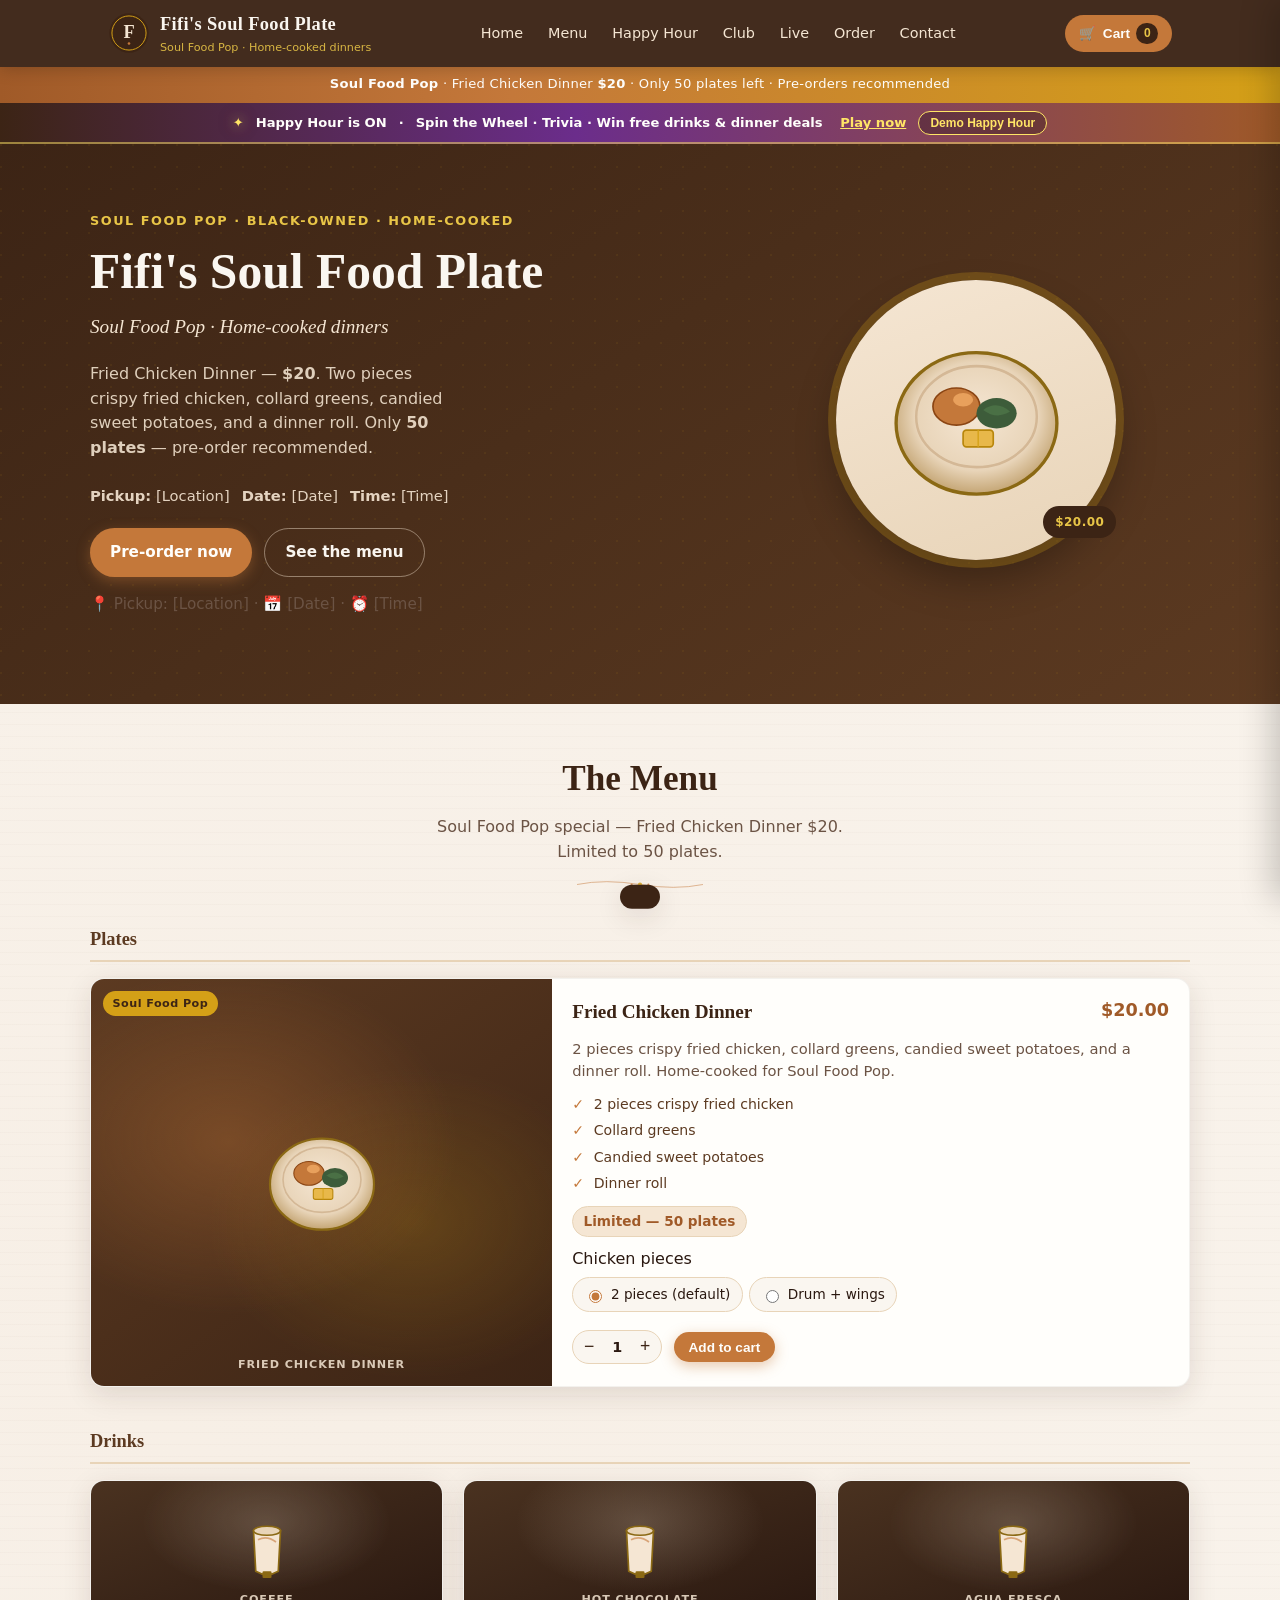
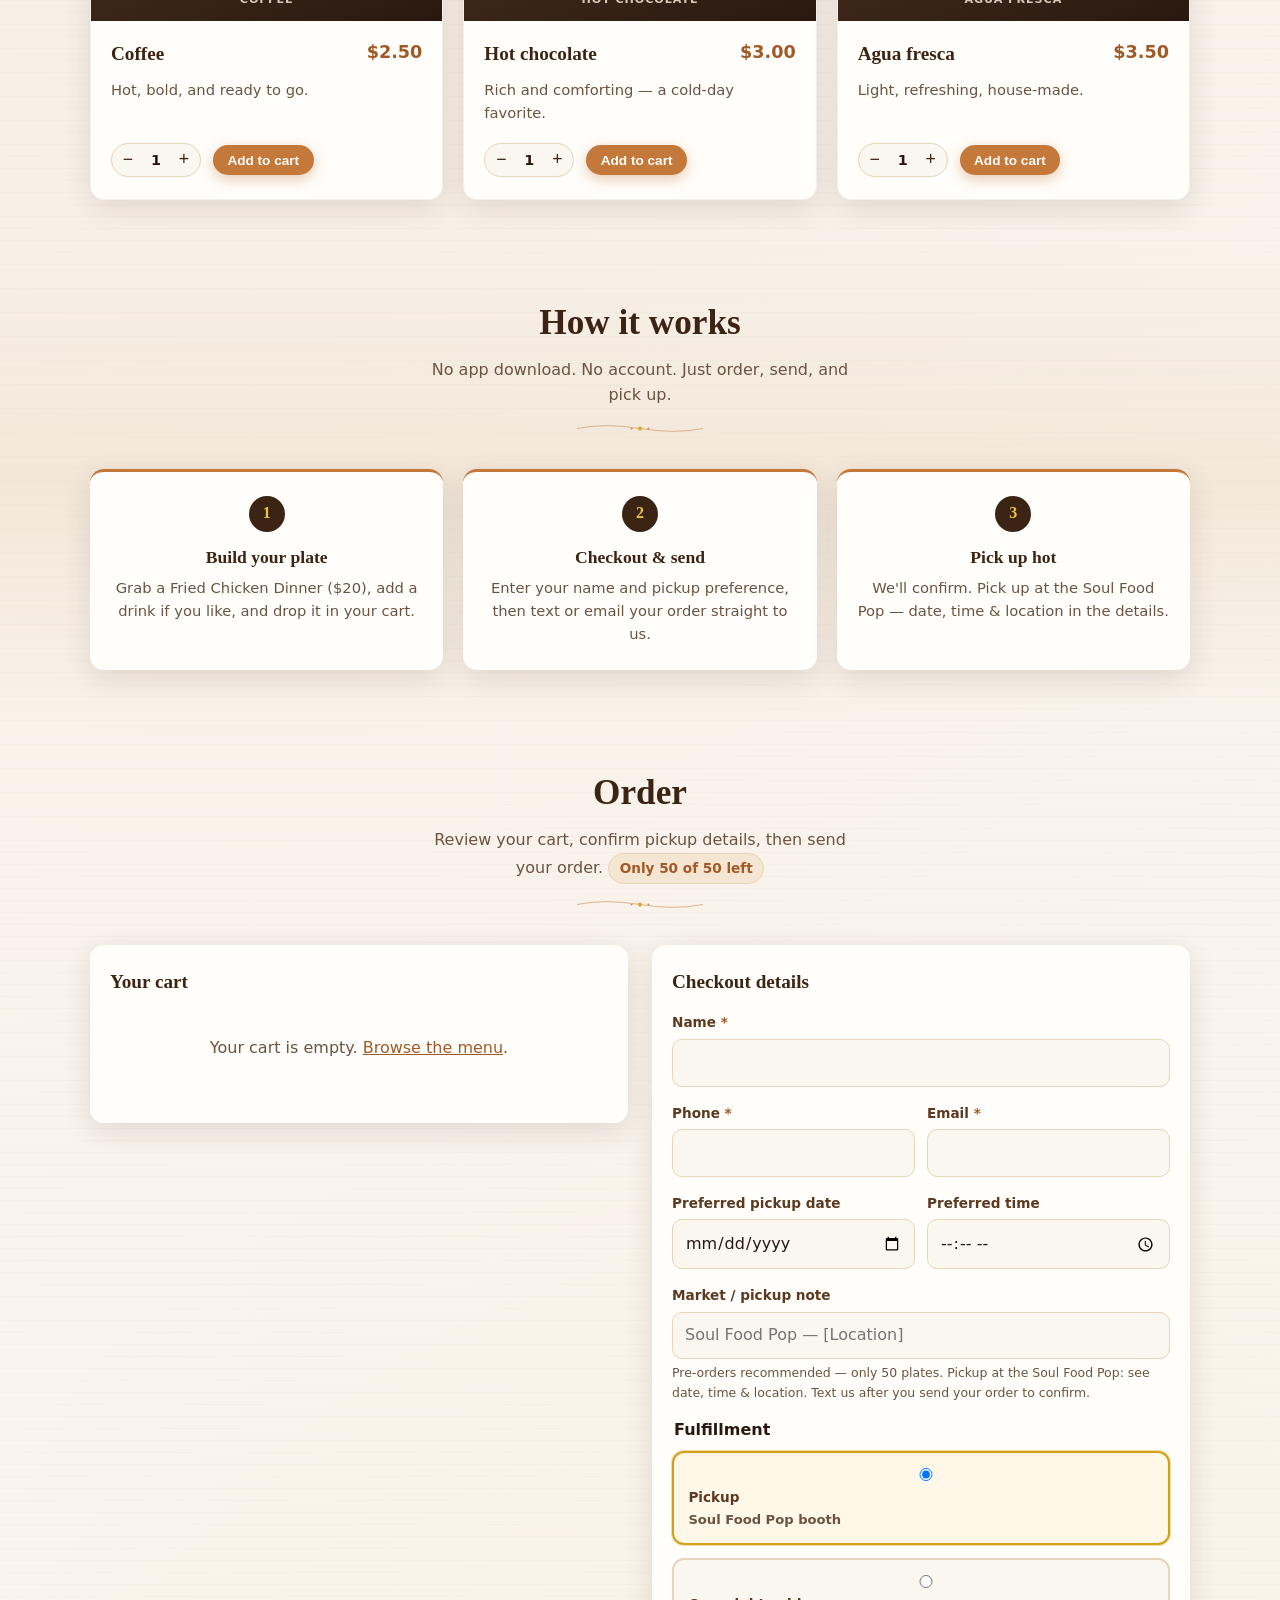
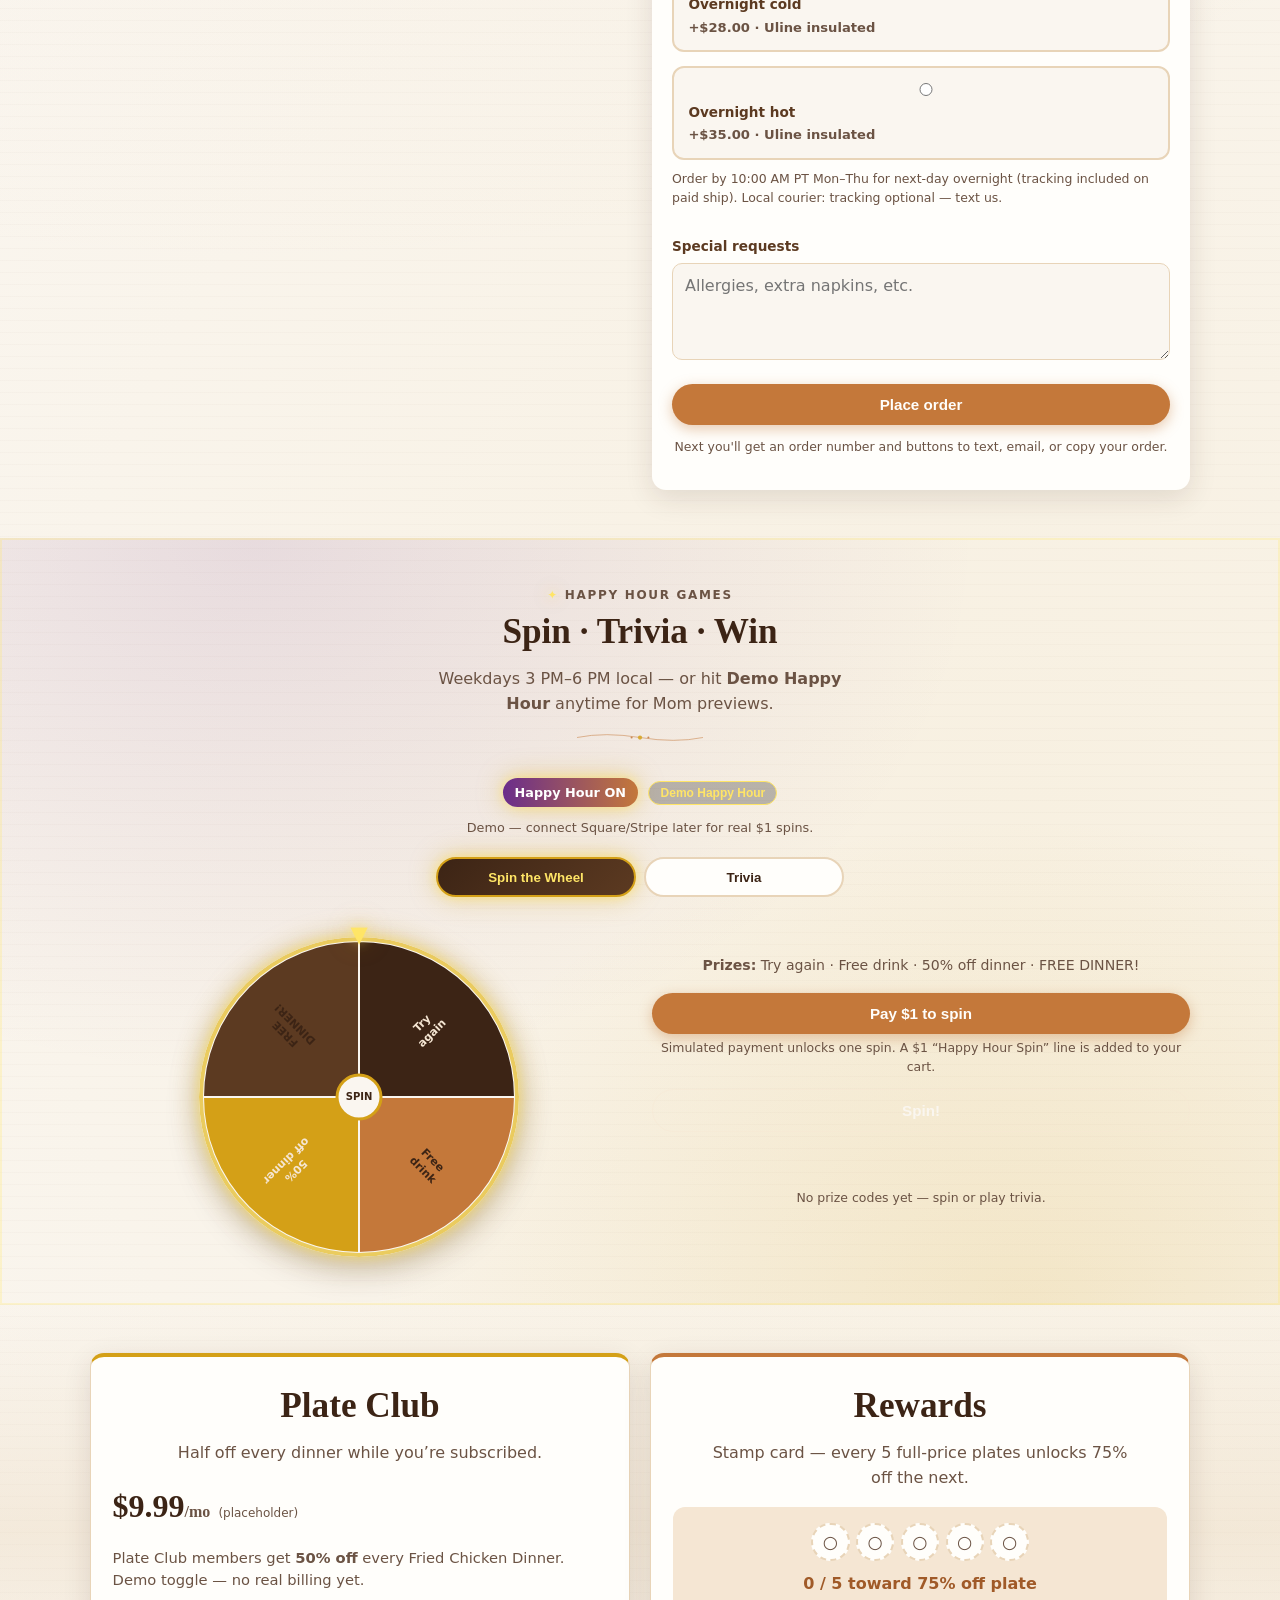
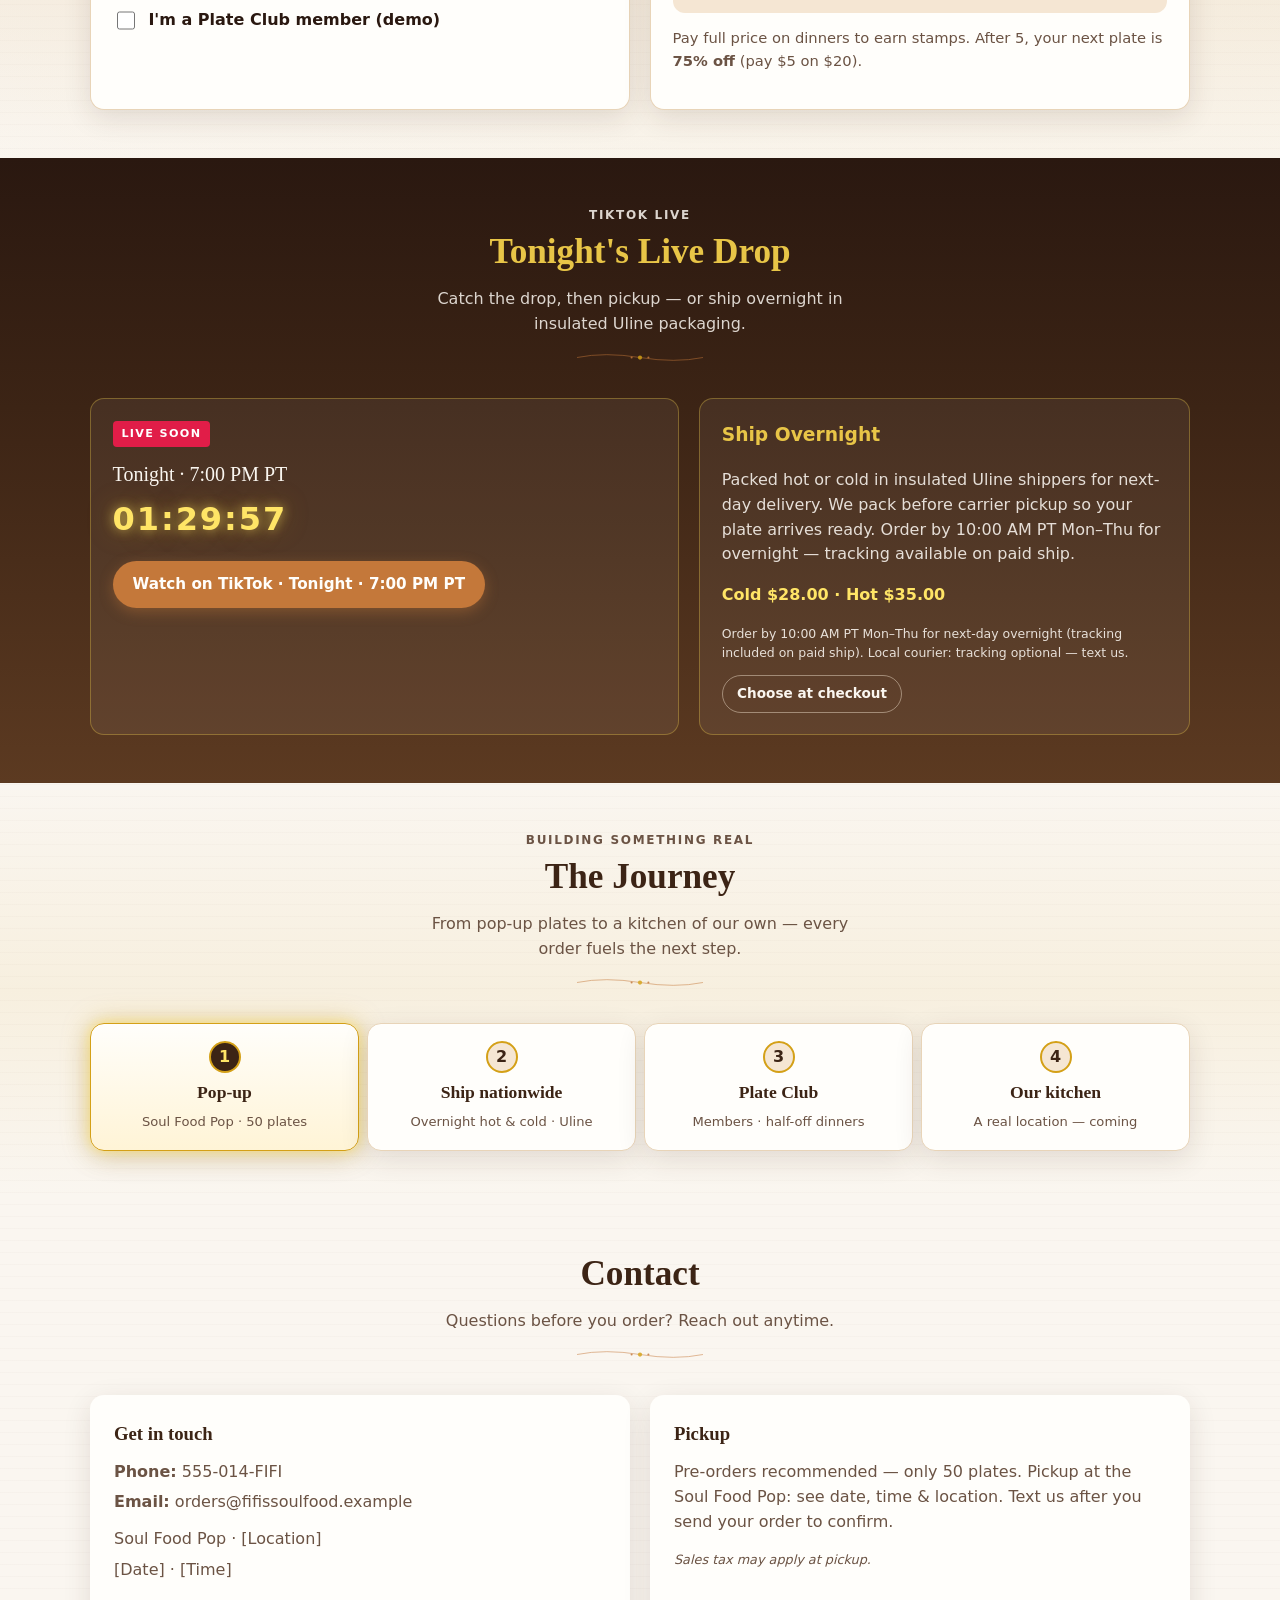
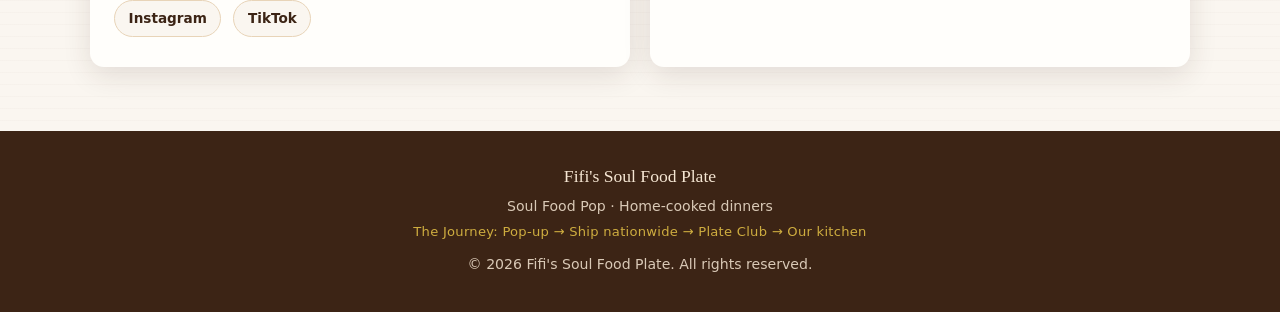
<file: index.html>
<!DOCTYPE html>
<html lang="en">
<head>
  <meta charset="UTF-8" />
  <meta name="viewport" content="width=device-width, initial-scale=1" />
  <meta name="description" content="Soul Food Pop by Fifi's Soul Food Plate — Fried Chicken Dinner $20. Only 50 plates. Pre-order recommended." />
  <title>Fifi's Soul Food Plate — Soul Food Pop · Fried Chicken Dinner $20</title>
  <link rel="icon" href="assets/logo-mark.svg" type="image/svg+xml" />
  <link rel="stylesheet" href="styles.css" />
</head>
<body class="pattern-bg">
  <a class="skip-link" href="#main">Skip to content</a>

  <header class="site-header">
    <div class="header-inner">
      <a class="brand" href="#home">
        <img src="assets/logo-mark.svg" alt="" width="42" height="42" />
        <span class="brand-text">
          <span class="brand-name" id="brand-name">Fifi's Soul Food Plate</span>
          <span class="brand-tag" id="brand-tag">Soul Food Pop · Home-cooked dinners</span>
        </span>
      </a>

      <nav aria-label="Primary">
        <ul class="nav-desktop">
          <li><a href="#home">Home</a></li>
          <li><a href="#menu">Menu</a></li>
          <li><a href="#happy-hour">Happy Hour</a></li>
          <li><a href="#club">Club</a></li>
          <li><a href="#live-drop">Live</a></li>
          <li><a href="#order">Order</a></li>
          <li><a href="#contact">Contact</a></li>
        </ul>
      </nav>

      <div class="header-actions">
        <button type="button" class="cart-btn" id="cart-open-btn" aria-haspopup="dialog" aria-controls="cart-drawer" aria-expanded="false">
          <span aria-hidden="true">🛒</span>
          Cart
          <span class="cart-count" id="cart-count" aria-live="polite">0</span>
        </button>
        <button type="button" class="menu-toggle" id="menu-toggle" aria-expanded="false" aria-controls="nav-mobile">
          Menu
        </button>
      </div>
    </div>
    <ul class="nav-mobile" id="nav-mobile" hidden>
      <li><a href="#home">Home</a></li>
      <li><a href="#menu">Menu</a></li>
      <li><a href="#happy-hour">Happy Hour</a></li>
      <li><a href="#club">Plate Club</a></li>
      <li><a href="#rewards">Rewards</a></li>
      <li><a href="#live-drop">Live Drop</a></li>
      <li><a href="#journey">The Journey</a></li>
      <li><a href="#order">Order</a></li>
      <li><a href="#contact">Contact</a></li>
    </ul>
  </header>

  <div class="limited-banner" id="limited-banner" role="status" aria-live="polite">
    <strong id="banner-event">Soul Food Pop</strong>
    <span aria-hidden="true"> · </span>
    <span>Fried Chicken Dinner <strong>$20</strong></span>
    <span aria-hidden="true"> · </span>
    <span id="banner-left">Only 50 plates</span>
    <span aria-hidden="true"> · </span>
    <span>Pre-orders recommended</span>
  </div>

  <div class="hh-banner" id="hh-banner" hidden role="status">
    <span class="hh-neon" aria-hidden="true">✦</span>
    <strong>Happy Hour is ON</strong>
    <span aria-hidden="true"> · </span>
    <span>Spin the Wheel · Trivia · Win free drinks &amp; dinner deals</span>
    <a class="hh-banner-link" href="#happy-hour">Play now</a>
    <button type="button" class="hh-demo-toggle" id="hh-demo-toggle" title="Force Happy Hour for Mom demos">Demo Happy Hour</button>
  </div>

  <main id="main">
    <!-- HOME -->
    <section class="hero" id="home">
      <div class="hero-inner">
        <div>
          <span class="hero-kicker" id="hero-kicker">Soul Food Pop · Black-owned · Home-cooked</span>
          <h1 id="hero-title">Fifi's Soul Food Plate</h1>
          <p class="hero-tagline" id="hero-tagline">Soul Food Pop · Home-cooked dinners</p>
          <p class="hero-desc" id="hero-desc">
            Fried Chicken Dinner — <strong>$20</strong>. Two pieces crispy fried chicken, collard greens, candied sweet potatoes, and a dinner roll. Only <strong>50 plates</strong> — pre-order recommended.
          </p>
          <p class="hero-event-meta" id="hero-event-meta"></p>
          <div class="hero-ctas">
            <a class="btn btn-primary" href="#order">Pre-order now</a>
            <a class="btn btn-secondary" href="#menu">See the menu</a>
          </div>
          <p class="event-details" id="event-details" style="margin-top:1rem;font-size:0.95rem;color:var(--muted);">
            📍 Pickup: <span id="cfg-pickup">[Location]</span> ·
            📅 <span id="cfg-date">[Date]</span> ·
            ⏰ <span id="cfg-time">[Time]</span>
          </p>
        </div>
        <div class="hero-visual">
          <div class="hero-plate-card">
            <img src="assets/plate.svg" alt="Illustrated soul food plate with fried chicken dinner" />
            <span class="hero-badge" id="hero-badge">$20</span>
          </div>
        </div>
      </div>
    </section>

    <!-- MENU -->
    <section class="section" id="menu" aria-labelledby="menu-heading">
      <div class="section-inner">
        <header class="section-header">
          <h2 id="menu-heading">The Menu</h2>
          <p id="menu-intro">Soul Food Pop special — Fried Chicken Dinner $20. Limited to 50 plates.</p>
          <img class="flourish" src="assets/flourish.svg" alt="" />
        </header>

        <div class="menu-block">
          <h3 class="category-label">Plates</h3>
          <div class="menu-grid plates" id="menu-plates"></div>
        </div>

        <div class="menu-block">
          <h3 class="category-label">Drinks</h3>
          <div class="menu-grid drinks" id="menu-drinks"></div>
        </div>
      </div>
    </section>

    <!-- HOW IT WORKS -->
    <section class="section" id="how" aria-labelledby="how-heading" style="background: linear-gradient(180deg, transparent, rgba(232,212,184,0.35), transparent);">
      <div class="section-inner">
        <header class="section-header">
          <h2 id="how-heading">How it works</h2>
          <p>No app download. No account. Just order, send, and pick up.</p>
          <img class="flourish" src="assets/flourish.svg" alt="" />
        </header>
        <div class="steps">
          <article class="step-card">
            <span class="step-num">1</span>
            <h3>Build your plate</h3>
            <p>Grab a Fried Chicken Dinner ($20), add a drink if you like, and drop it in your cart.</p>
          </article>
          <article class="step-card">
            <span class="step-num">2</span>
            <h3>Checkout &amp; send</h3>
            <p>Enter your name and pickup preference, then text or email your order straight to us.</p>
          </article>
          <article class="step-card">
            <span class="step-num">3</span>
            <h3>Pick up hot</h3>
            <p>We'll confirm. Pick up at the Soul Food Pop — date, time &amp; location in the details.</p>
          </article>
        </div>
      </div>
    </section>

    <!-- ORDER -->
    <section class="section" id="order" aria-labelledby="order-heading">
      <div class="section-inner">
        <header class="section-header">
          <h2 id="order-heading">Order</h2>
          <p>Review your cart, confirm pickup details, then send your order. <span id="order-plates-left"></span></p>
          <img class="flourish" src="assets/flourish.svg" alt="" />
        </header>

        <!-- Confirmation (shown after place order) -->
        <div class="confirm-panel panel" id="confirm-panel" role="status" aria-live="polite">
          <div class="confirm-icon" aria-hidden="true">✓</div>
          <h2>Order ready to send</h2>
          <p class="order-number" id="confirm-order-number">Order #—</p>
          <div class="confirm-meta" id="confirm-customer"></div>
          <ul class="cart-lines" id="confirm-lines"></ul>
          <div class="cart-totals" id="confirm-totals"></div>
          <p class="tax-note" id="confirm-tax-note"></p>
          <p style="font-size:0.9rem;color:var(--muted);text-align:center;">
            Use a button below to send this order to Fifi. Nothing is submitted to a server — your phone or email app opens with the order filled in.
          </p>
          <div class="confirm-actions">
            <a class="btn btn-primary" id="btn-sms" href="#">Text this order</a>
            <a class="btn btn-ghost" id="btn-email" href="#">Email this order</a>
            <button type="button" class="btn btn-secondary" id="btn-copy" style="border-color:var(--cream-dark);color:var(--brown-deep);background:var(--cream);">
              Copy order
            </button>
            <button type="button" class="btn btn-sm" id="btn-new-order" style="background:transparent;color:var(--muted);margin-top:0.5rem;">
              Start a new order
            </button>
          </div>
        </div>

        <div class="order-layout" id="checkout-view">
          <div class="panel" id="order-summary-panel">
            <h3>Your cart</h3>
            <div id="order-cart-body">
              <p class="cart-empty">Your cart is empty. <a href="#menu">Browse the menu</a>.</p>
            </div>
            <div class="cart-perks" id="cart-perks"></div>
          </div>

          <div class="panel">
            <h3>Checkout details</h3>
            <form id="checkout-form" novalidate>
              <div class="form-group">
                <label class="required" for="cust-name">Name</label>
                <input type="text" id="cust-name" name="name" autocomplete="name" required maxlength="80" />
                <span class="error-msg" id="err-name">Please enter your name.</span>
              </div>
              <div class="form-row two">
                <div class="form-group">
                  <label class="required" for="cust-phone">Phone</label>
                  <input type="tel" id="cust-phone" name="phone" autocomplete="tel" required maxlength="30" />
                  <span class="error-msg" id="err-phone">Please enter a phone number.</span>
                </div>
                <div class="form-group">
                  <label class="required" for="cust-email">Email</label>
                  <input type="email" id="cust-email" name="email" autocomplete="email" required maxlength="120" />
                  <span class="error-msg" id="err-email">Please enter a valid email.</span>
                </div>
              </div>
              <div class="form-row two">
                <div class="form-group">
                  <label for="pickup-date">Preferred pickup date</label>
                  <input type="date" id="pickup-date" name="pickupDate" />
                </div>
                <div class="form-group">
                  <label for="pickup-time">Preferred time</label>
                  <input type="time" id="pickup-time" name="pickupTime" />
                </div>
              </div>
              <div class="form-group">
                <label for="market-note">Market / pickup note</label>
                <input type="text" id="market-note" name="marketNote" maxlength="200" placeholder="e.g. Saturday farmers market booth" />
                <p class="form-hint" id="pickup-hint"></p>
              </div>
              <fieldset class="form-group fulfill-fieldset">
                <legend>Fulfillment</legend>
                <div class="radio-stack" id="fulfill-options">
                  <label class="radio-card">
                    <input type="radio" name="fulfillment" value="pickup" checked />
                    <span><strong>Pickup</strong><small>Soul Food Pop booth</small></span>
                  </label>
                  <label class="radio-card">
                    <input type="radio" name="fulfillment" value="overnight-cold" />
                    <span><strong>Overnight cold</strong><small id="opt-ship-cold">+$28 · Uline insulated</small></span>
                  </label>
                  <label class="radio-card">
                    <input type="radio" name="fulfillment" value="overnight-hot" />
                    <span><strong>Overnight hot</strong><small id="opt-ship-hot">+$35 · Uline insulated</small></span>
                  </label>
                </div>
                <p class="form-hint" id="ship-hint" hidden>Packed hot or cold in insulated Uline shippers for next-day delivery.</p>
                <p class="form-hint" id="overnight-cutoff-checkout">Order by 10:00 AM PT Mon–Thu for overnight (tracking available).</p>
              </fieldset>
              <div class="form-group">
                <label for="special-requests">Special requests</label>
                <textarea id="special-requests" name="specialRequests" rows="3" maxlength="400" placeholder="Allergies, extra napkins, etc."></textarea>
              </div>
              <button type="submit" class="btn btn-primary btn-block" id="place-order-btn">
                Place order
              </button>
              <p class="form-hint" style="margin-top:0.75rem;text-align:center;">
                Next you'll get an order number and buttons to text, email, or copy your order.
              </p>
            </form>
          </div>
        </div>
      </div>
    </section>


    <!-- HAPPY HOUR -->
    <section class="section hh-section" id="happy-hour" aria-labelledby="hh-heading">
      <div class="section-inner">
        <header class="section-header">
          <p class="hh-kicker"><span class="hh-neon">✦</span> Happy Hour Games</p>
          <h2 id="hh-heading">Spin · Trivia · Win</h2>
          <p id="hh-window-copy">Weekdays <span id="hh-hours-label">3–6 PM</span> local — or hit <strong>Demo Happy Hour</strong> anytime for Mom previews.</p>
          <img class="flourish" src="assets/flourish.svg" alt="" />
        </header>

        <div class="hh-status-row">
          <span class="hh-status-pill" id="hh-status-pill">Off hours</span>
          <button type="button" class="btn btn-secondary btn-sm" id="hh-demo-btn">Demo Happy Hour</button>
          <p class="hh-demo-note">Demo — connect Square/Stripe later for real $1 spins.</p>
        </div>

        <div class="hh-tabs" role="tablist" aria-label="Happy Hour games">
          <button type="button" class="hh-tab active" role="tab" id="tab-wheel" aria-selected="true" aria-controls="panel-wheel">Spin the Wheel</button>
          <button type="button" class="hh-tab" role="tab" id="tab-trivia" aria-selected="false" aria-controls="panel-trivia">Trivia</button>
        </div>

        <div class="hh-panels">
          <div class="hh-panel active" id="panel-wheel" role="tabpanel" aria-labelledby="tab-wheel">
            <div class="wheel-layout">
              <div class="wheel-stage">
                <div class="wheel-pointer" aria-hidden="true">▼</div>
                <div class="wheel-wrap" id="wheel-wrap">
                  <canvas id="prize-wheel" width="320" height="320" aria-label="Prize wheel"></canvas>
                </div>
              </div>
              <div class="wheel-controls">
                <p class="wheel-prize-list" id="wheel-prize-list"></p>
                <button type="button" class="btn btn-primary btn-block" id="btn-pay-spin">Pay $1 to spin</button>
                <p class="form-hint" id="spin-unlock-note">Simulated payment unlocks one spin. A $1 “Happy Hour Spin” line is added to your cart.</p>
                <button type="button" class="btn btn-secondary btn-block" id="btn-spin" disabled>Spin!</button>
                <p class="wheel-result" id="wheel-result" aria-live="polite"></p>
                <div class="active-codes" id="active-codes"></div>
              </div>
            </div>
          </div>

          <div class="hh-panel" id="panel-trivia" role="tabpanel" aria-labelledby="tab-trivia" hidden>
            <div class="trivia-card" id="trivia-card">
              <p class="trivia-progress" id="trivia-progress">Question 1 of 3</p>
              <h3 id="trivia-q">Loading…</h3>
              <div class="trivia-choices" id="trivia-choices"></div>
              <p class="trivia-feedback" id="trivia-feedback" aria-live="polite"></p>
              <button type="button" class="btn btn-secondary btn-sm" id="trivia-next" hidden>Next question</button>
              <button type="button" class="btn btn-primary" id="trivia-free-spin" hidden>Claim free prize spin</button>
            </div>
          </div>
        </div>
      </div>
    </section>

    <!-- PLATE CLUB + REWARDS -->
    <section class="section" id="club" aria-labelledby="club-heading" style="background: linear-gradient(180deg, transparent, rgba(232,212,184,0.35), transparent);">
      <div class="section-inner">
        <div class="loyalty-grid">
          <article class="loyalty-card plate-club-card">
            <header class="section-header" style="margin-bottom:1rem;">
              <h2 id="club-heading">Plate Club</h2>
              <p>Half off every dinner while you’re subscribed.</p>
            </header>
            <p class="club-price"><span id="club-price-label">$9.99</span><span class="per">/mo</span> <span class="club-placeholder">(placeholder)</span></p>
            <p class="club-explain">Plate Club members get <strong>50% off</strong> every Fried Chicken Dinner. Demo toggle — no real billing yet.</p>
            <label class="toggle-row">
              <input type="checkbox" id="plate-club-toggle" />
              <span>I'm a Plate Club member (demo)</span>
            </label>
            <p class="club-active-note" id="club-active-note" hidden>✓ Half-off plates applied in cart</p>
          </article>

          <article class="loyalty-card rewards-card" id="rewards">
            <header class="section-header" style="margin-bottom:1rem;">
              <h2 id="rewards-heading">Rewards</h2>
              <p>Stamp card — every 5 full-price plates unlocks 75% off the next.</p>
            </header>
            <div class="stamp-card" id="stamp-card" aria-label="Rewards progress">
              <div class="stamps" id="stamps-row"></div>
              <p class="stamp-progress" id="stamp-progress">0 / 5 toward 75% off plate</p>
            </div>
            <p class="rewards-explain">Pay full price on dinners to earn stamps. After 5, your next plate is <strong>75% off</strong> (pay $5 on $20).</p>
            <p class="rewards-unlock" id="rewards-unlock" hidden>🎉 Next plate unlocked at 75% off!</p>
          </article>
        </div>
      </div>
    </section>

    <!-- TIKTOK LIVE / OVERNIGHT -->
    <section class="section live-section" id="live-drop" aria-labelledby="live-heading">
      <div class="section-inner">
        <header class="section-header">
          <p class="hh-kicker">TikTok Live</p>
          <h2 id="live-heading">Tonight's Live Drop</h2>
          <p>Catch the drop, then pickup — or ship overnight in insulated Uline packaging.</p>
          <img class="flourish" src="assets/flourish.svg" alt="" />
        </header>
        <div class="live-card">
          <div class="live-countdown-wrap">
            <span class="live-badge">LIVE SOON</span>
            <p class="live-time-label" id="live-time-label">Tonight · 7:00 PM PT</p>
            <p class="countdown" id="live-countdown" aria-live="polite">--:--:--</p>
            <a class="btn btn-primary" id="live-cta" href="#" target="_blank" rel="noopener noreferrer">Watch on TikTok</a>
          </div>
          <div class="live-ship-teaser">
            <h3>Ship Overnight</h3>
            <p id="ship-copy-teaser">Packed hot or cold in insulated Uline shippers for next-day delivery.</p>
            <p class="ship-prices"><span id="ship-cold-price">Cold $28</span> · <span id="ship-hot-price">Hot $35</span></p>
            <p class="form-hint" id="overnight-cutoff-live" style="margin-top:0.5rem;">Order by 10:00 AM PT Mon–Thu for overnight (tracking available).</p>
            <a class="btn btn-secondary btn-sm" href="#order">Choose at checkout</a>
          </div>
        </div>
      </div>
    </section>


    <!-- THE JOURNEY -->
    <section class="section journey-section" id="journey" aria-labelledby="journey-heading">
      <div class="section-inner">
        <header class="section-header">
          <p class="hh-kicker">Building something real</p>
          <h2 id="journey-heading">The Journey</h2>
          <p>From pop-up plates to a kitchen of our own — every order fuels the next step.</p>
          <img class="flourish" src="assets/flourish.svg" alt="" />
        </header>
        <ol class="journey-roadmap">
          <li class="journey-step is-now">
            <span class="journey-dot" aria-hidden="true">1</span>
            <strong>Pop-up</strong>
            <span>Soul Food Pop · 50 plates</span>
          </li>
          <li class="journey-step">
            <span class="journey-dot" aria-hidden="true">2</span>
            <strong>Ship nationwide</strong>
            <span>Overnight hot &amp; cold · Uline</span>
          </li>
          <li class="journey-step">
            <span class="journey-dot" aria-hidden="true">3</span>
            <strong>Plate Club</strong>
            <span>Members · half-off dinners</span>
          </li>
          <li class="journey-step">
            <span class="journey-dot" aria-hidden="true">4</span>
            <strong>Our kitchen</strong>
            <span>A real location — coming</span>
          </li>
        </ol>
      </div>
    </section>

    <!-- CONTACT -->
    <section class="section" id="contact" aria-labelledby="contact-heading" style="padding-bottom:4rem;">
      <div class="section-inner">
        <header class="section-header">
          <h2 id="contact-heading">Contact</h2>
          <p>Questions before you order? Reach out anytime.</p>
          <img class="flourish" src="assets/flourish.svg" alt="" />
        </header>
        <div class="contact-grid">
          <div class="contact-card">
            <h3>Get in touch</h3>
            <p><strong>Phone:</strong> <a id="contact-phone" href="tel:"></a></p>
            <p><strong>Email:</strong> <a id="contact-email" href="mailto:"></a></p>
            <p id="contact-location" style="margin-top:0.75rem;"></p>
            <p id="contact-hours"></p>
            <div class="social-links">
              <a id="link-instagram" href="#" target="_blank" rel="noopener noreferrer">Instagram</a>
              <a id="link-tiktok" href="#" target="_blank" rel="noopener noreferrer">TikTok</a>
            </div>
          </div>
          <div class="contact-card">
            <h3>Pickup</h3>
            <p id="contact-pickup"></p>
            <p class="tax-note" id="contact-tax" style="margin-top:1rem;"></p>
          </div>
        </div>
      </div>
    </section>
  </main>

  <footer class="site-footer">
    <div class="footer-brand" id="footer-name">Fifi's Soul Food Plate</div>
    <p id="footer-tagline">Soul Food Pop · Home-cooked dinners</p>
    <p class="footer-journey" id="footer-journey">The Journey: Pop-up → Ship nationwide → Plate Club → Our kitchen</p>
    <p style="margin-top:0.75rem;">© <span id="footer-year"></span> Fifi's Soul Food Plate. All rights reserved.</p>
  </footer>

  <!-- Cart drawer -->
  <div class="cart-overlay" id="cart-overlay" hidden></div>
  <aside
    class="cart-drawer"
    id="cart-drawer"
    role="dialog"
    aria-modal="true"
    aria-labelledby="cart-drawer-title"
    hidden
  >
    <div class="drawer-header">
      <h2 id="cart-drawer-title">Your cart</h2>
      <button type="button" class="drawer-close" id="cart-close-btn" aria-label="Close cart">&times;</button>
    </div>
    <div class="drawer-body" id="drawer-cart-body">
      <p class="cart-empty">Your cart is empty.</p>
    </div>
    <div class="drawer-footer">
      <div class="cart-totals" id="drawer-totals"></div>
      <p class="tax-note" id="drawer-tax-note"></p>
      <a class="btn btn-primary btn-block" href="#order" id="drawer-checkout-btn">Go to checkout</a>
    </div>
  </aside>

  <div class="toast" id="toast" role="status" aria-live="polite"></div>

  <script src="config.js"></script>
  <script src="app.js"></script>
</body>
</html>
</file>
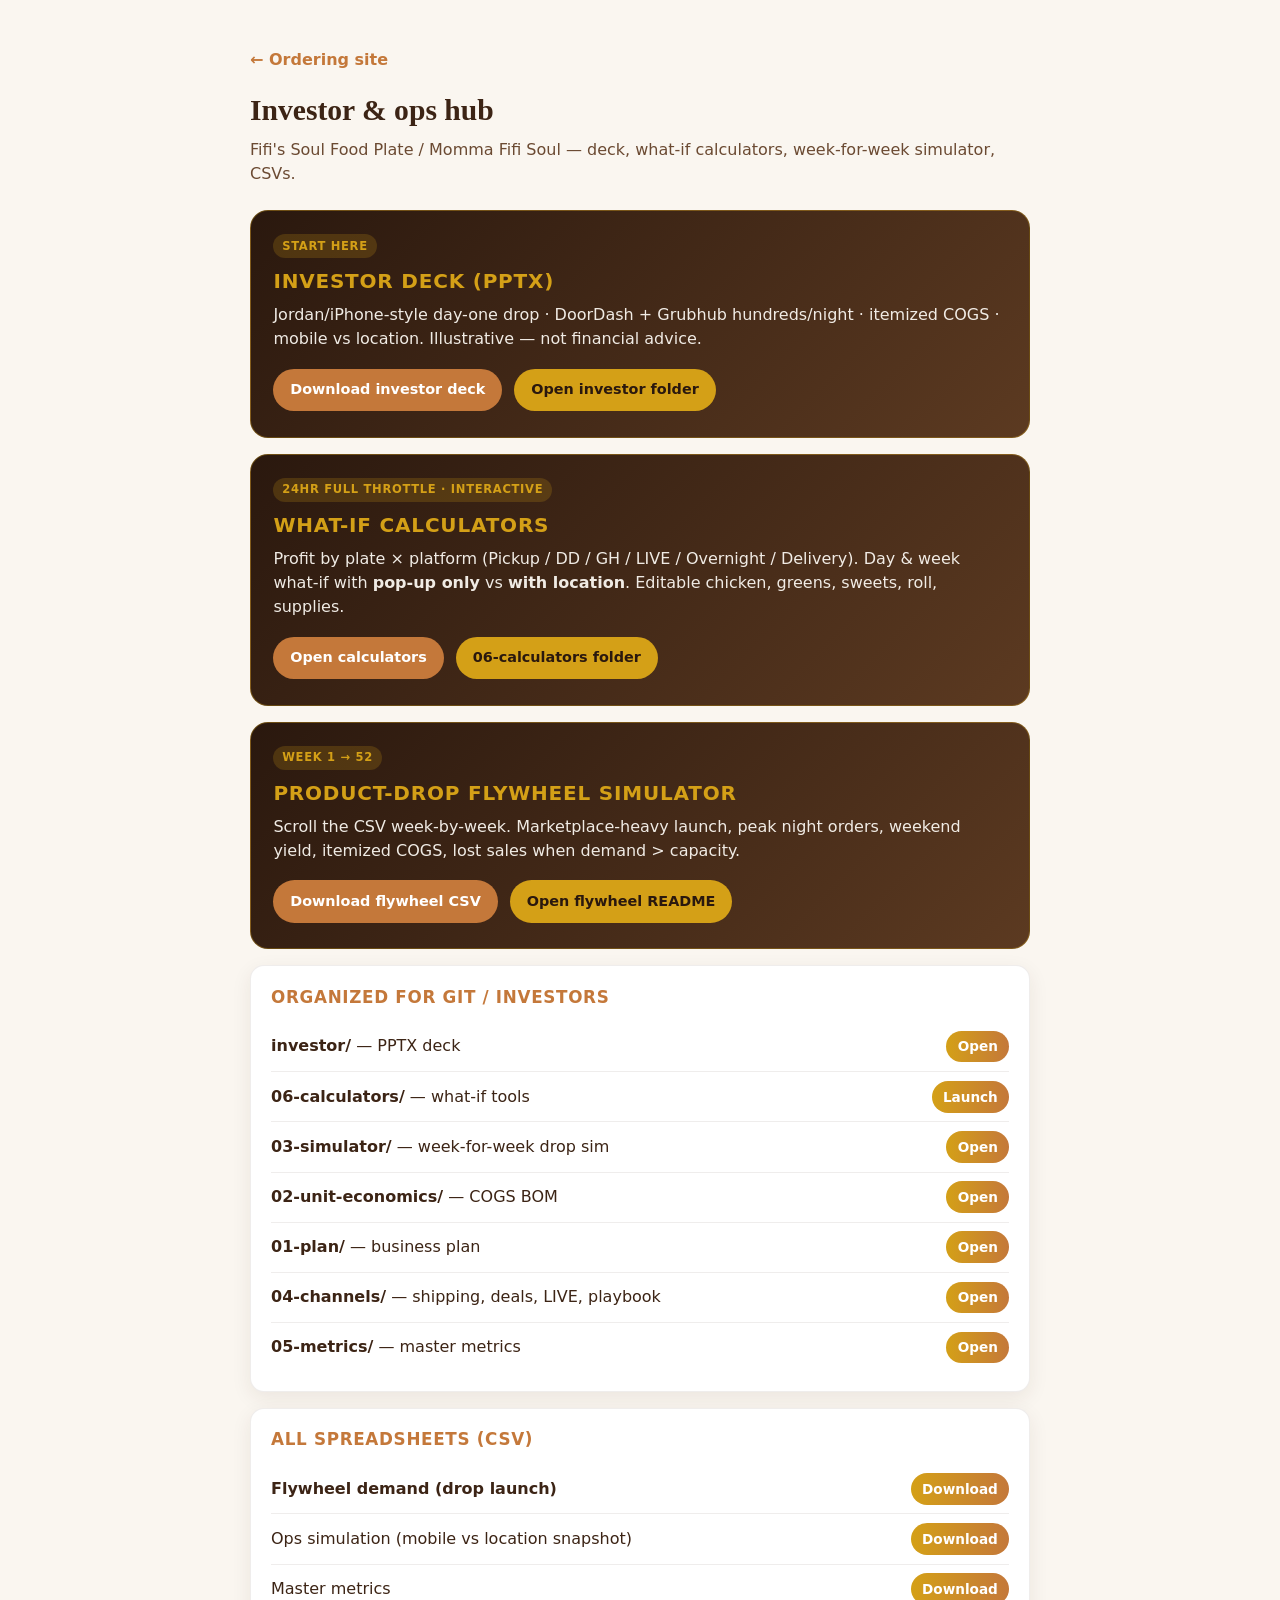
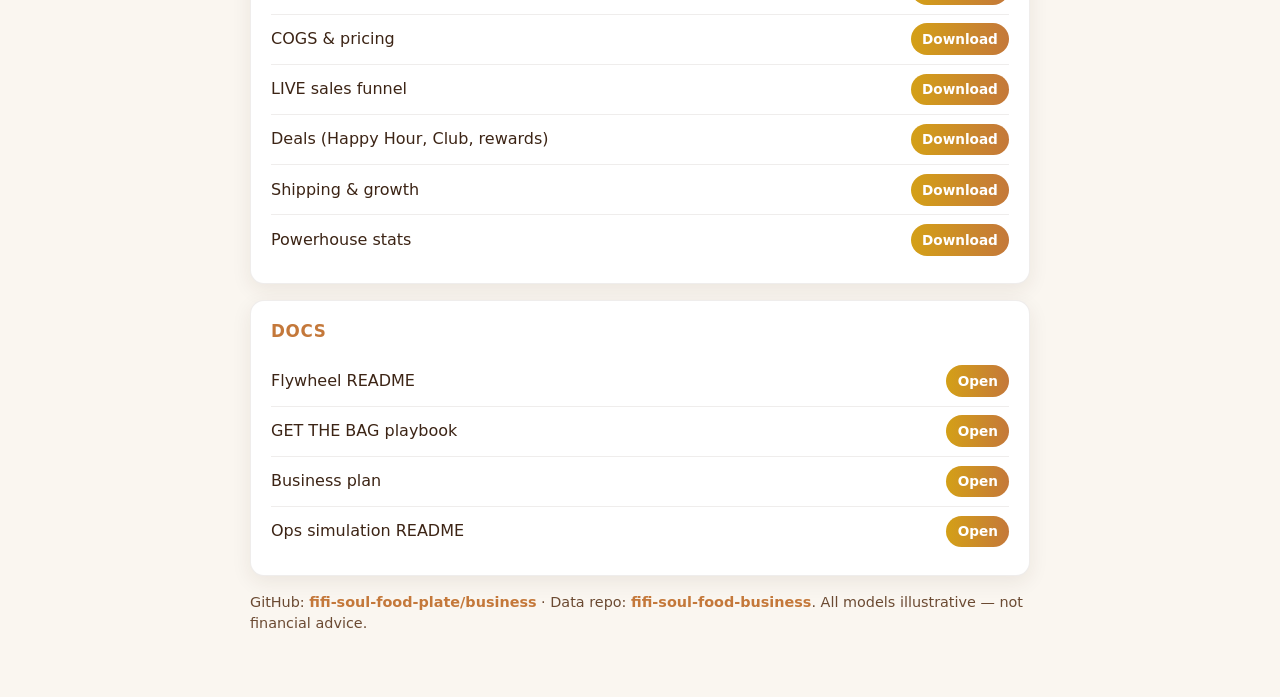
<file: business/index.html>
<!DOCTYPE html>
<html lang="en">
<head>
  <meta charset="UTF-8" />
  <meta name="viewport" content="width=device-width, initial-scale=1" />
  <title>Fifi's Soul Food Plate — Investor Hub</title>
  <style>
    :root { --brown:#3c2415; --cream:#faf6f0; --orange:#c4783a; --gold:#d4a017; }
    * { box-sizing: border-box; }
    body { margin:0; font-family: system-ui, sans-serif; background: var(--cream); color: var(--brown); line-height:1.5; }
    .wrap { max-width: 820px; margin: 0 auto; padding: 2rem 1.25rem 3rem; }
    h1 { font-family: Georgia, serif; font-size: 1.85rem; margin: 0 0 .35rem; }
    .sub { color:#6b4a32; margin: 0 0 1.5rem; }
    a.back { color: var(--orange); font-weight:600; text-decoration:none; }
    .hero {
      background: linear-gradient(135deg,#2a180e,#5c3a21); color:#faf6f0;
      border-radius:18px; padding:1.35rem 1.4rem; margin-bottom:1rem;
      border:1px solid rgba(212,160,23,.35);
    }
    .hero h2 { margin:0 0 .45rem; font-size:1.25rem; color: var(--gold); }
    .hero p { margin:0 0 .85rem; opacity:.95; }
    .hero a {
      display:inline-block; margin:.25rem .45rem .25rem 0; background:var(--orange); color:#fff;
      font-weight:800; text-decoration:none; padding:.65rem 1.05rem; border-radius:999px; font-size:.9rem;
    }
    .hero a.alt { background: var(--gold); color:#2a180e; }
    .pill { display:inline-block; background:rgba(212,160,23,.2); color:var(--gold); font-size:.72rem; font-weight:800;
      letter-spacing:.06em; text-transform:uppercase; padding:.2rem .55rem; border-radius:999px; margin-bottom:.5rem; }
    section { background:#fff; border-radius:14px; padding:1.15rem 1.25rem; margin-bottom:1rem;
      box-shadow: 0 6px 20px rgba(60,36,21,.08); border:1px solid rgba(60,36,21,.08); }
    h2 { font-size:1.05rem; margin:0 0 .75rem; color: var(--orange); letter-spacing:.04em; text-transform:uppercase; }
    ul { margin:0; padding:0; list-style:none; }
    li { padding:.55rem 0; border-bottom:1px solid rgba(60,36,21,.08); display:flex; flex-wrap:wrap; gap:.5rem; align-items:baseline; justify-content:space-between; }
    li:last-child { border-bottom:0; }
    li span { flex:1; min-width:180px; }
    li a { color:#fff; font-weight:700; text-decoration:none; background:linear-gradient(90deg,var(--gold),var(--orange));
      padding:.35rem .7rem; border-radius:999px; font-size:.85rem; white-space:nowrap; }
    .note { font-size:.9rem; color:#6b4a32; margin-top:1rem; }
    code { background:rgba(60,36,21,.06); padding:.1rem .35rem; border-radius:4px; }
  </style>
</head>
<body>
  <div class="wrap">
    <p><a class="back" href="../">← Ordering site</a></p>
    <h1>Investor &amp; ops hub</h1>
    <p class="sub">Fifi's Soul Food Plate / Momma Fifi Soul — deck, what-if calculators, week-for-week simulator, CSVs.</p>

    <div class="hero">
      <div class="pill">Start here</div>
      <h2>Investor deck (PPTX)</h2>
      <p>Jordan/iPhone-style day-one drop · DoorDash + Grubhub hundreds/night · itemized COGS · mobile vs location. Illustrative — not financial advice.</p>
      <a href="investor/Fifi-Soul-Food-Plate-Investor-Deck.pptx" download>Download investor deck</a>
      <a class="alt" href="investor/">Open investor folder</a>
    </div>

    <div class="hero">
      <div class="pill">24hr full throttle · interactive</div>
      <h2>What-if calculators</h2>
      <p>Profit by plate × platform (Pickup / DD / GH / LIVE / Overnight / Delivery). Day &amp; week what-if with <strong>pop-up only</strong> vs <strong>with location</strong>. Editable chicken, greens, sweets, roll, supplies.</p>
      <a href="calculators.html">Open calculators</a>
      <a class="alt" href="06-calculators/">06-calculators folder</a>
    </div>

    <div class="hero">
      <div class="pill">Week 1 → 52</div>
      <h2>Product-drop flywheel simulator</h2>
      <p>Scroll the CSV week-by-week. Marketplace-heavy launch, peak night orders, weekend yield, itemized COGS, lost sales when demand &gt; capacity.</p>
      <a href="ops-simulation-flywheel-demand.csv" download>Download flywheel CSV</a>
      <a class="alt" href="ops-simulation-flywheel-README.md">Open flywheel README</a>
    </div>

    <section>
      <h2>Organized for Git / investors</h2>
      <ul>
        <li><span><strong>investor/</strong> — PPTX deck</span><a href="investor/">Open</a></li>
        <li><span><strong>06-calculators/</strong> — what-if tools</span><a href="calculators.html">Launch</a></li>
        <li><span><strong>03-simulator/</strong> — week-for-week drop sim</span><a href="03-simulator/">Open</a></li>
        <li><span><strong>02-unit-economics/</strong> — COGS BOM</span><a href="02-unit-economics/">Open</a></li>
        <li><span><strong>01-plan/</strong> — business plan</span><a href="01-plan/">Open</a></li>
        <li><span><strong>04-channels/</strong> — shipping, deals, LIVE, playbook</span><a href="04-channels/">Open</a></li>
        <li><span><strong>05-metrics/</strong> — master metrics</span><a href="05-metrics/">Open</a></li>
      </ul>
    </section>

    <section>
      <h2>All spreadsheets (CSV)</h2>
      <ul>
        <li><span><strong>Flywheel demand (drop launch)</strong></span><a href="ops-simulation-flywheel-demand.csv" download>Download</a></li>
        <li><span>Ops simulation (mobile vs location snapshot)</span><a href="ops-simulation-location-vs-mobile.csv" download>Download</a></li>
        <li><span>Master metrics</span><a href="fifi-comprehensive-metrics.csv" download>Download</a></li>
        <li><span>COGS &amp; pricing</span><a href="cogs-and-pricing.csv" download>Download</a></li>
        <li><span>LIVE sales funnel</span><a href="live-sales-funnel.csv" download>Download</a></li>
        <li><span>Deals (Happy Hour, Club, rewards)</span><a href="deals-economics.csv" download>Download</a></li>
        <li><span>Shipping &amp; growth</span><a href="shipping-and-growth-economics.csv" download>Download</a></li>
        <li><span>Powerhouse stats</span><a href="powerhouse-stats.csv" download>Download</a></li>
      </ul>
    </section>

    <section>
      <h2>Docs</h2>
      <ul>
        <li><span>Flywheel README</span><a href="ops-simulation-flywheel-README.md">Open</a></li>
        <li><span>GET THE BAG playbook</span><a href="get-the-bag-playbook.md">Open</a></li>
        <li><span>Business plan</span><a href="business-plan.md">Open</a></li>
        <li><span>Ops simulation README</span><a href="ops-simulation-README.md">Open</a></li>
      </ul>
    </section>

    <p class="note">GitHub: <a class="back" href="https://github.com/traplandlord/fifi-soul-food-plate/tree/main/business">fifi-soul-food-plate/business</a> · Data repo: <a class="back" href="https://github.com/traplandlord/fifi-soul-food-business">fifi-soul-food-business</a>. All models illustrative — not financial advice.</p>
  </div>
</body>
</html>
</file>
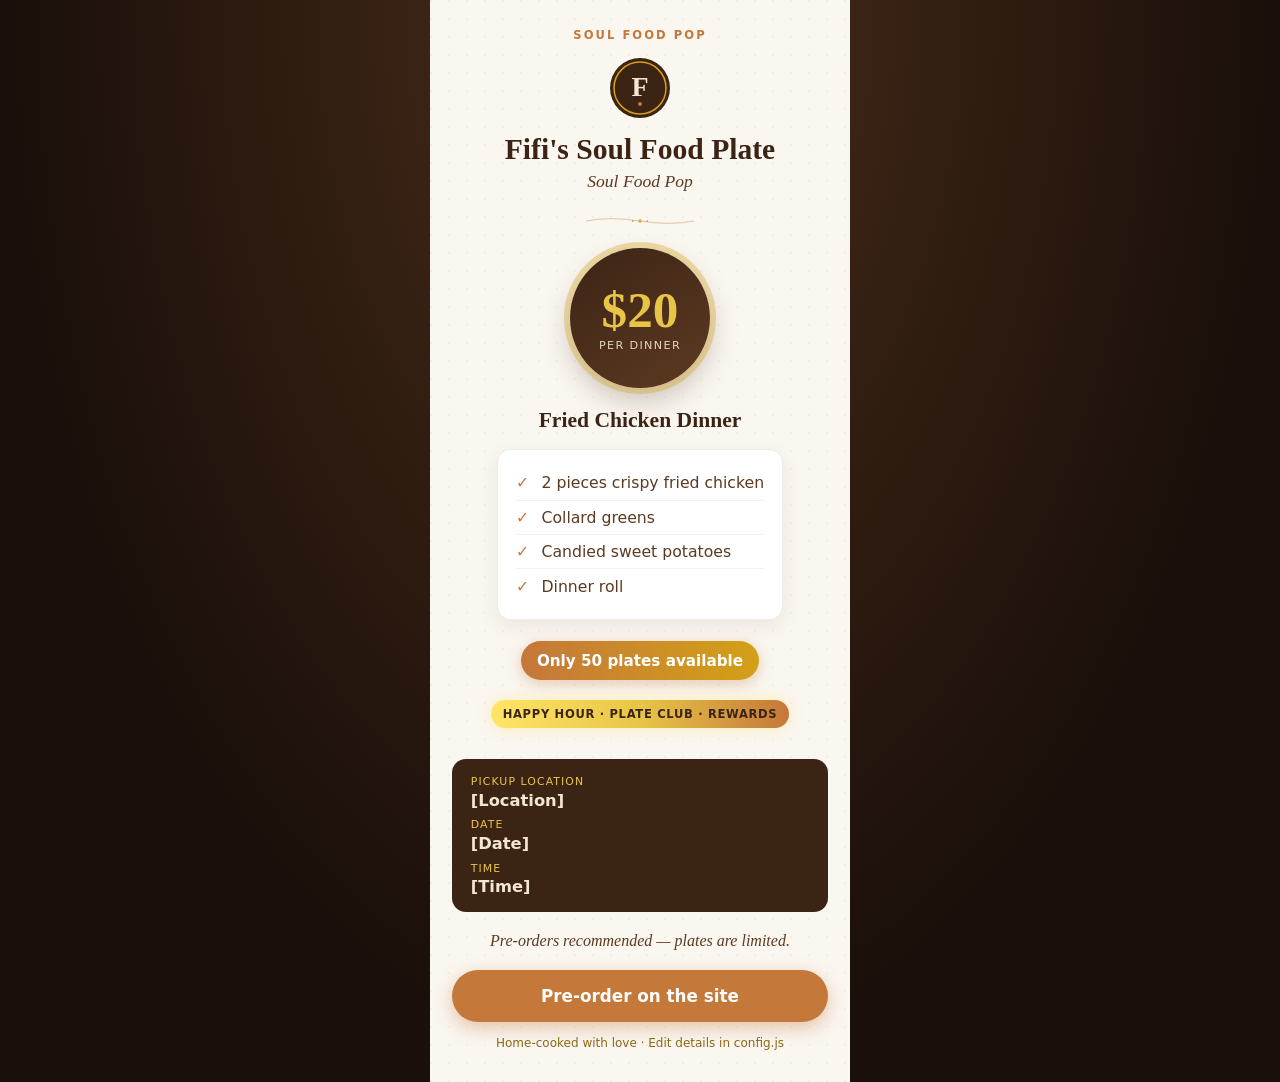
<file: flyer.html>
<!DOCTYPE html>
<html lang="en">
<head>
  <meta charset="UTF-8" />
  <meta name="viewport" content="width=device-width, initial-scale=1, viewport-fit=cover" />
  <meta name="description" content="Soul Food Pop — Fifi's Soul Food Plate. Fried Chicken Dinner $20. Only 50 plates." />
  <title>Soul Food Pop · Fifi's Soul Food Plate</title>
  <link rel="icon" href="assets/logo-mark.svg" type="image/svg+xml" />
  <style>
    :root {
      --brown: #3c2415;
      --brown-mid: #5c3a21;
      --cream: #faf6f0;
      --cream-warm: #f5e6d3;
      --orange: #c4783a;
      --gold: #d4a017;
      --gold-soft: #e8c547;
    }
    * { box-sizing: border-box; }
    html, body {
      margin: 0;
      min-height: 100%;
      font-family: system-ui, -apple-system, "Segoe UI", Roboto, sans-serif;
      background: #1a0f0a;
      color: var(--brown);
    }
    body {
      display: flex;
      justify-content: center;
      padding: 0;
      background:
        radial-gradient(ellipse at 50% 0%, #4a2e1a 0%, #1a0f0a 70%);
    }
    .phone {
      width: 100%;
      max-width: 420px;
      min-height: 100vh;
      min-height: 100dvh;
      background: var(--cream);
      position: relative;
      overflow: hidden;
      display: flex;
      flex-direction: column;
    }
    .phone::before {
      content: "";
      position: absolute;
      inset: 0;
      background-image:
        radial-gradient(circle at 1px 1px, rgba(196, 120, 58, 0.08) 1px, transparent 0);
      background-size: 18px 18px;
      pointer-events: none;
    }
    .inner {
      position: relative;
      z-index: 1;
      padding: 1.75rem 1.4rem 2rem;
      flex: 1;
      display: flex;
      flex-direction: column;
    }
    .top-bar {
      text-align: center;
      letter-spacing: 0.18em;
      text-transform: uppercase;
      font-size: 0.72rem;
      font-weight: 700;
      color: var(--orange);
      margin-bottom: 0.85rem;
    }
    .logo-wrap {
      display: flex;
      justify-content: center;
      margin-bottom: 0.75rem;
    }
    .logo-wrap img {
      width: 64px;
      height: 64px;
    }
    h1 {
      font-family: Georgia, "Times New Roman", serif;
      text-align: center;
      font-size: 1.85rem;
      line-height: 1.15;
      margin: 0 0 0.35rem;
      color: var(--brown);
    }
    .event {
      text-align: center;
      font-family: Georgia, serif;
      font-style: italic;
      color: var(--brown-mid);
      font-size: 1.1rem;
      margin: 0 0 1rem;
    }
    .price-burst {
      margin: 0.5rem auto 1.25rem;
      width: 140px;
      height: 140px;
      border-radius: 50%;
      background: linear-gradient(145deg, var(--brown) 0%, var(--brown-mid) 100%);
      color: var(--cream-warm);
      display: flex;
      flex-direction: column;
      align-items: center;
      justify-content: center;
      box-shadow:
        0 0 0 6px rgba(212, 160, 23, 0.35),
        0 12px 28px rgba(60, 36, 21, 0.25);
    }
    .price-burst .dollars {
      font-family: Georgia, serif;
      font-size: 3.2rem;
      font-weight: 700;
      line-height: 1;
      color: var(--gold-soft);
    }
    .price-burst .label {
      font-size: 0.7rem;
      letter-spacing: 0.12em;
      text-transform: uppercase;
      margin-top: 0.25rem;
      opacity: 0.9;
    }
    .dish-name {
      text-align: center;
      font-family: Georgia, serif;
      font-size: 1.35rem;
      font-weight: 700;
      margin: 0 0 1rem;
      color: var(--brown);
    }
    .checklist {
      list-style: none;
      margin: 0 auto 1.35rem;
      padding: 1rem 1.15rem;
      max-width: 300px;
      background: #fff;
      border-radius: 14px;
      border: 1px solid rgba(60, 36, 21, 0.08);
      box-shadow: 0 6px 20px rgba(60, 36, 21, 0.08);
    }
    .checklist li {
      padding: 0.45rem 0 0.45rem 1.6rem;
      position: relative;
      font-size: 0.98rem;
      border-bottom: 1px solid rgba(60, 36, 21, 0.06);
      color: var(--brown-mid);
    }
    .checklist li:last-child { border-bottom: none; }
    .checklist li::before {
      content: "✓";
      position: absolute;
      left: 0;
      color: var(--orange);
      font-weight: 700;
    }
    .limit {
      text-align: center;
      background: linear-gradient(90deg, var(--orange), var(--gold));
      color: #fff;
      font-weight: 700;
      padding: 0.65rem 1rem;
      border-radius: 999px;
      font-size: 0.95rem;
      margin: 0 auto 1.25rem;
      max-width: 280px;
      box-shadow: 0 4px 14px rgba(196, 120, 58, 0.35);
    }
    .details {
      background: var(--brown);
      color: var(--cream-warm);
      border-radius: 14px;
      padding: 1rem 1.15rem;
      margin-bottom: 1.25rem;
      font-size: 0.92rem;
    }
    .details dt {
      font-size: 0.68rem;
      letter-spacing: 0.1em;
      text-transform: uppercase;
      color: var(--gold-soft);
      margin-top: 0.55rem;
    }
    .details dt:first-child { margin-top: 0; }
    .details dd {
      margin: 0.15rem 0 0;
      font-weight: 600;
      font-size: 1.02rem;
    }
    .urgency {
      text-align: center;
      font-family: Georgia, serif;
      font-style: italic;
      color: var(--brown-mid);
      margin: 0 0 1.25rem;
      font-size: 1rem;
    }
    .cta {
      display: block;
      text-align: center;
      text-decoration: none;
      background: var(--orange);
      color: #fff;
      font-weight: 700;
      font-size: 1.05rem;
      padding: 1rem 1.25rem;
      border-radius: 999px;
      box-shadow: 0 6px 18px rgba(196, 120, 58, 0.4);
      margin-top: auto;
    }
    .cta:focus-visible {
      outline: 3px solid var(--gold);
      outline-offset: 3px;
    }
    .cta:hover { background: #a05a28; }
    .fine {
      text-align: center;
      font-size: 0.75rem;
      color: #8b6914;
      margin: 0.85rem 0 0;
    }
    .feat-badge {
      text-align: center;
      margin: 0 auto 1rem;
      max-width: 320px;
      font-size: 0.72rem;
      font-weight: 800;
      letter-spacing: 0.06em;
      text-transform: uppercase;
      color: #3c2415;
      background: linear-gradient(90deg, #ffe566, #e8c547, #c4783a);
      padding: 0.45rem 0.75rem;
      border-radius: 999px;
      box-shadow: 0 0 14px rgba(255, 229, 102, 0.45);
    }
    .flourish {
      width: 120px;
      margin: 0.35rem auto 0.75rem;
      opacity: 0.8;
      display: block;
    }
  </style>
</head>
<body>
  <article class="phone" id="flyer">
    <div class="inner">
      <div class="top-bar" id="f-event-top">Soul Food Pop</div>
      <div class="logo-wrap">
        <img src="assets/logo-mark.svg" alt="" width="64" height="64" />
      </div>
      <h1 id="f-brand">Fifi's Soul Food Plate</h1>
      <p class="event" id="f-event">Soul Food Pop</p>
      <img class="flourish" src="assets/flourish.svg" alt="" />

      <div class="price-burst" aria-label="Twenty dollars">
        <span class="dollars" id="f-price">$20</span>
        <span class="label">per dinner</span>
      </div>

      <h2 class="dish-name" id="f-dish">Fried Chicken Dinner</h2>

      <ul class="checklist" id="f-includes">
        <li>2 pieces crispy fried chicken</li>
        <li>Collard greens</li>
        <li>Candied sweet potatoes</li>
        <li>Dinner roll</li>
      </ul>

      <div class="limit" id="f-limit">Only 50 plates available</div>
      <div class="feat-badge">Happy Hour · Plate Club · Rewards</div>

      <dl class="details">
        <dt>Pickup location</dt>
        <dd id="f-location">[Location]</dd>
        <dt>Date</dt>
        <dd id="f-date">[Date]</dd>
        <dt>Time</dt>
        <dd id="f-time">[Time]</dd>
      </dl>

      <p class="urgency">Pre-orders recommended — plates are limited.</p>

      <a class="cta" href="index.html#order">Pre-order on the site</a>
      <p class="fine">Home-cooked with love · Edit details in config.js</p>
    </div>
  </article>

  <script src="config.js"></script>
  <script>
    (function () {
      var C = window.FIFI_CONFIG;
      if (!C) return;
      function set(id, t) {
        var el = document.getElementById(id);
        if (el) el.textContent = t;
      }
      set("f-brand", C.businessName);
      set("f-event", C.eventName || "Soul Food Pop");
      set("f-event-top", C.eventName || "Soul Food Pop");
      set("f-location", C.pickupLocation || "[Location]");
      set("f-date", C.eventDate || "[Date]");
      set("f-time", C.eventTime || "[Time]");
      set("f-limit", "Only " + (C.maxPlates || 50) + " plates available");
      var plate = (C.menu || []).find(function (m) { return m.category === "plates"; });
      if (plate) {
        set("f-dish", plate.name);
        set("f-price", "$" + Number(plate.price).toFixed(0));
        if (plate.includes && plate.includes.length) {
          var ul = document.getElementById("f-includes");
          ul.innerHTML = plate.includes
            .map(function (x) {
              return "<li>" + x.replace(/</g, "&lt;") + "</li>";
            })
            .join("");
        }
      }
      document.title = (C.eventName || "Soul Food Pop") + " · " + C.businessName;
    })();
  </script>
</body>
</html>
</file>
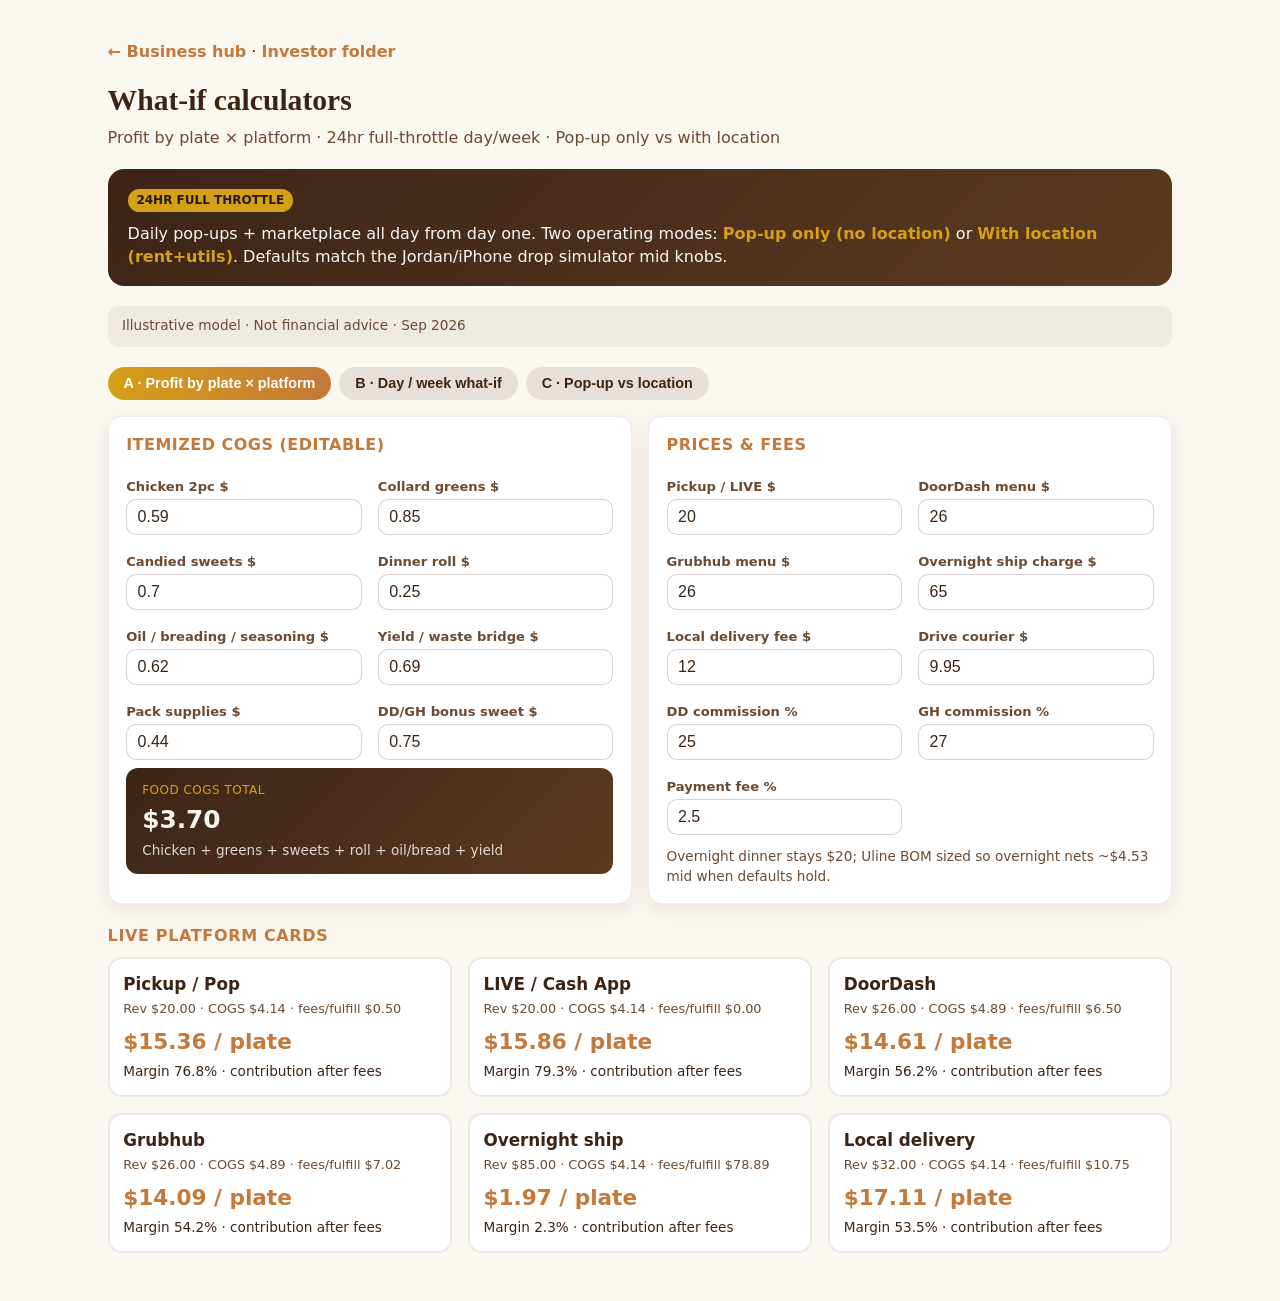
<file: business/calculators.html>
<!DOCTYPE html>
<html lang="en">
<head>
  <meta charset="UTF-8" />
  <meta name="viewport" content="width=device-width, initial-scale=1" />
  <title>Fifi What-If Calculators — Profit by Plate &amp; Platform</title>
  <style>
    :root {
      --brown:#3c2415; --cream:#faf6f0; --orange:#c4783a; --gold:#d4a017;
      --card:#fff; --muted:#6b4a32; --dark:#2a180e; --ok:#2f6b3a; --warn:#8a4b12;
    }
    * { box-sizing: border-box; }
    body { margin:0; font-family: system-ui, -apple-system, sans-serif; background: var(--cream); color: var(--brown); line-height:1.45; }
    .wrap { max-width: 1100px; margin: 0 auto; padding: 1.5rem 1.1rem 3rem; }
    a.back { color: var(--orange); font-weight:700; text-decoration:none; }
    h1 { font-family: Georgia, serif; font-size: 1.85rem; margin: .4rem 0 .25rem; }
    .sub { color: var(--muted); margin: 0 0 1.25rem; }
    .banner {
      background: linear-gradient(135deg,#3c2415,#5c3a21); color:#faf6f0;
      border-radius:16px; padding:1.1rem 1.25rem; margin-bottom:1.25rem;
    }
    .banner strong { color: var(--gold); }
    .disclaimer {
      font-size:.85rem; color: var(--muted); background: rgba(60,36,21,.06);
      border-radius:10px; padding:.65rem .9rem; margin: 0 0 1.25rem;
    }
    .tabs { display:flex; flex-wrap:wrap; gap:.5rem; margin-bottom:1rem; }
    .tab {
      border:0; cursor:pointer; font-weight:800; font-size:.9rem;
      padding:.55rem 1rem; border-radius:999px;
      background: rgba(60,36,21,.1); color: var(--brown);
    }
    .tab.active { background: linear-gradient(90deg,var(--gold),var(--orange)); color:#fff; }
    section.panel { display:none; }
    section.panel.active { display:block; }
    .grid { display:grid; gap:1rem; }
    @media (min-width: 860px) {
      .grid-2 { grid-template-columns: 1fr 1fr; }
      .grid-3 { grid-template-columns: 1fr 1fr 1fr; }
      .grid-plat { grid-template-columns: repeat(3, 1fr); }
    }
    .card {
      background: var(--card); border-radius:14px; padding:1rem 1.1rem;
      box-shadow: 0 6px 20px rgba(60,36,21,.08); border:1px solid rgba(60,36,21,.08);
    }
    .card h2, .card h3 { margin:0 0 .75rem; color: var(--orange); font-size:1rem; letter-spacing:.03em; text-transform:uppercase; }
    label { display:block; font-size:.82rem; font-weight:600; color: var(--muted); margin: .55rem 0 .2rem; }
    input[type=number], select {
      width:100%; padding:.5rem .65rem; border-radius:10px;
      border:1px solid rgba(60,36,21,.2); font-size:1rem; background:#fff; color: var(--brown);
    }
    input[type=range] { width:100%; accent-color: var(--orange); }
    .row { display:flex; gap:.75rem; align-items:center; justify-content:space-between; }
    .row > * { flex:1; }
    .toggle {
      display:inline-flex; align-items:center; gap:.5rem; font-weight:700;
      background: rgba(60,36,21,.06); padding:.45rem .75rem; border-radius:999px; cursor:pointer;
      user-select:none;
    }
    .toggle input { accent-color: var(--orange); width:1.1rem; height:1.1rem; }
    .stat {
      background: linear-gradient(135deg,#3c2415,#5c3a21); color:#faf6f0;
      border-radius:12px; padding:.85rem 1rem; margin-top:.5rem;
    }
    .stat .k { font-size:.75rem; color: var(--gold); text-transform:uppercase; letter-spacing:.04em; }
    .stat .v { font-size:1.55rem; font-weight:800; margin-top:.15rem; }
    .stat .s { font-size:.85rem; opacity:.85; margin-top:.2rem; }
    .plat {
      border:2px solid rgba(60,36,21,.1); border-radius:14px; padding:.85rem;
      background:#fff; transition: border-color .15s, transform .15s;
    }
    .plat:hover { border-color: var(--orange); }
    .plat .name { font-weight:800; font-size:1.05rem; }
    .plat .note { font-size:.8rem; color: var(--muted); margin:.2rem 0 .5rem; }
    .plat .big { font-size:1.35rem; font-weight:800; color: var(--orange); }
    .plat .meta { font-size:.85rem; margin-top:.25rem; }
    .pos { color: #1f6b34; } .neg { color: #9b2c2c; }
    .mode-bar { display:flex; flex-wrap:wrap; gap:.5rem; margin-bottom:.75rem; }
    .mode-bar button {
      border:2px solid rgba(60,36,21,.15); background:#fff; border-radius:12px;
      padding:.65rem 1rem; font-weight:800; cursor:pointer; color: var(--brown);
    }
    .mode-bar button.on { border-color: var(--orange); background: linear-gradient(90deg,rgba(212,160,23,.25),rgba(196,120,58,.2)); }
    table { width:100%; border-collapse:collapse; font-size:.92rem; }
    th, td { text-align:left; padding:.45rem .35rem; border-bottom:1px solid rgba(60,36,21,.08); }
    th { color: var(--muted); font-size:.75rem; text-transform:uppercase; }
    .pill { display:inline-block; background: var(--gold); color:#2a180e; font-weight:800; font-size:.75rem; padding:.2rem .55rem; border-radius:999px; }
  </style>
</head>
<body>
  <div class="wrap">
    <p><a class="back" href="./">← Business hub</a> · <a class="back" href="investor/">Investor folder</a></p>
    <h1>What-if calculators</h1>
    <p class="sub">Profit by plate × platform · 24hr full-throttle day/week · Pop-up only vs with location</p>

    <div class="banner">
      <div><span class="pill">24HR FULL THROTTLE</span></div>
      <p style="margin:.6rem 0 0;">Daily pop-ups + marketplace all day from day one. Two operating modes:
        <strong>Pop-up only (no location)</strong> or <strong>With location (rent+utils)</strong>.
        Defaults match the Jordan/iPhone drop simulator mid knobs.</p>
    </div>
    <p class="disclaimer" id="disc">Illustrative model · Not financial advice · Sep 2026</p>

    <div class="tabs">
      <button class="tab active" data-tab="a">A · Profit by plate × platform</button>
      <button class="tab" data-tab="b">B · Day / week what-if</button>
      <button class="tab" data-tab="c">C · Pop-up vs location</button>
    </div>

    <!-- ===== A ===== -->
    <section class="panel active" id="panel-a">
      <div class="grid grid-2">
        <div class="card">
          <h2>Itemized COGS (editable)</h2>
          <div class="grid" style="grid-template-columns:1fr 1fr; gap:.5rem 1rem;">
            <div><label>Chicken 2pc $</label><input type="number" step="0.01" id="c_chicken"></div>
            <div><label>Collard greens $</label><input type="number" step="0.01" id="c_greens"></div>
            <div><label>Candied sweets $</label><input type="number" step="0.01" id="c_sweets"></div>
            <div><label>Dinner roll $</label><input type="number" step="0.01" id="c_roll"></div>
            <div><label>Oil / breading / seasoning $</label><input type="number" step="0.01" id="c_oil"></div>
            <div><label>Yield / waste bridge $</label><input type="number" step="0.01" id="c_yield"></div>
            <div><label>Pack supplies $</label><input type="number" step="0.01" id="c_pack"></div>
            <div><label>DD/GH bonus sweet $</label><input type="number" step="0.01" id="c_bonus"></div>
          </div>
          <div class="stat"><div class="k">Food COGS total</div><div class="v" id="a_food_total">$3.70</div><div class="s">Chicken + greens + sweets + roll + oil/bread + yield</div></div>
        </div>
        <div class="card">
          <h2>Prices &amp; fees</h2>
          <div class="grid" style="grid-template-columns:1fr 1fr; gap:.5rem 1rem;">
            <div><label>Pickup / LIVE $</label><input type="number" step="0.5" id="p_pickup"></div>
            <div><label>DoorDash menu $</label><input type="number" step="0.5" id="p_dd"></div>
            <div><label>Grubhub menu $</label><input type="number" step="0.5" id="p_gh"></div>
            <div><label>Overnight ship charge $</label><input type="number" step="1" id="p_ship"></div>
            <div><label>Local delivery fee $</label><input type="number" step="0.5" id="p_dfee"></div>
            <div><label>Drive courier $</label><input type="number" step="0.01" id="f_drive"></div>
            <div><label>DD commission %</label><input type="number" step="1" id="f_dd"></div>
            <div><label>GH commission %</label><input type="number" step="1" id="f_gh"></div>
            <div><label>Payment fee %</label><input type="number" step="0.1" id="f_pay"></div>
          </div>
          <p style="font-size:.85rem;color:var(--muted);margin:.75rem 0 0;">Overnight dinner stays $20; Uline BOM sized so overnight nets ~$4.53 mid when defaults hold.</p>
        </div>
      </div>
      <h2 style="margin:1.25rem 0 .6rem;color:var(--orange);font-size:1rem;letter-spacing:.04em;text-transform:uppercase;">Live platform cards</h2>
      <div class="grid grid-plat" id="plat_cards"></div>
    </section>

    <!-- ===== B ===== -->
    <section class="panel" id="panel-b">
      <div class="mode-bar">
        <button type="button" id="mode_pop" class="on">Pop-up only (no location)</button>
        <button type="button" id="mode_loc">With location (rent+utils)</button>
        <label class="toggle"><input type="checkbox" id="throttle24" checked /> 24hr full-throttle (daily pop + marketplace)</label>
      </div>
      <div class="grid grid-2">
        <div class="card">
          <h2>Volume &amp; ops</h2>
          <label>Plates / week <span id="b_plates_lbl"></span></label>
          <input type="range" min="50" max="900" step="10" id="b_plates" />
          <label>Or plates / day (7-day)</label>
          <input type="number" step="1" id="b_plates_day" />
          <label>Peak night orders</label>
          <input type="number" step="1" id="b_peak" />
          <label>Weekend share of week (Fri–Sun)</label>
          <input type="range" min="40" max="70" step="1" id="b_weekend" />
          <label>Ad spend / week $</label>
          <input type="number" step="50" id="b_ads" />
          <label>Mom cook hours / week</label>
          <input type="number" step="1" id="b_mom" />
          <label>Help hours / week</label>
          <input type="number" step="1" id="b_help" />
          <div id="rent_wrap" style="display:none">
            <label>Rent + utils / month $</label>
            <input type="number" step="100" id="b_rent" />
          </div>
        </div>
        <div class="card">
          <h2>Platform mix (% of plates)</h2>
          <label>Pickup % <span id="m_pickup_lbl"></span></label><input type="range" min="0" max="60" id="m_pickup" />
          <label>LIVE / Cash % <span id="m_live_lbl"></span></label><input type="range" min="0" max="40" id="m_live" />
          <label>DoorDash % <span id="m_dd_lbl"></span></label><input type="range" min="0" max="60" id="m_dd" />
          <label>Grubhub % <span id="m_gh_lbl"></span></label><input type="range" min="0" max="40" id="m_gh" />
          <label>Overnight % <span id="m_on_lbl"></span></label><input type="range" min="0" max="30" id="m_on" />
          <label>Local delivery % <span id="m_del_lbl"></span></label><input type="range" min="0" max="30" id="m_del" />
          <p style="font-size:.8rem;color:var(--muted);" id="mix_note">Mix normalized to 100%.</p>
        </div>
      </div>
      <div class="grid grid-3" style="margin-top:1rem;">
        <div class="stat"><div class="k">Weekly cash net</div><div class="v" id="b_week_net">$0</div><div class="s" id="b_week_sub"></div></div>
        <div class="stat"><div class="k">Daily cash net (÷7)</div><div class="v" id="b_day_net">$0</div><div class="s" id="b_day_sub"></div></div>
        <div class="stat"><div class="k">After Mom @$20/hr</div><div class="v" id="b_after_mom">$0</div><div class="s" id="b_be"></div></div>
      </div>
      <div class="card" style="margin-top:1rem;">
        <h2>Which platform mix maximizes profit?</h2>
        <p id="b_best" style="margin:0;font-size:1.05rem;font-weight:700;"></p>
        <p id="b_best_detail" style="margin:.4rem 0 0;color:var(--muted);font-size:.9rem;"></p>
      </div>
    </section>

    <!-- ===== C ===== -->
    <section class="panel" id="panel-c">
      <div class="card">
        <h2>Same volume — pop-up 24hr vs location 24hr</h2>
        <label>Shared plates / week <span id="c_plates_lbl"></span></label>
        <input type="range" min="100" max="900" step="10" id="c_plates" />
        <label>Shared ad spend / week $</label>
        <input type="number" step="50" id="c_ads" />
        <label>Marketplace share % (DD+GH combined, split 65/35)</label>
        <input type="range" min="30" max="75" id="c_mkt" />
      </div>
      <div class="grid grid-2" style="margin-top:1rem;">
        <div class="card">
          <h3>Pop-up only · 24hr throttle</h3>
          <table>
            <tr><th>Metric</th><th>Value</th></tr>
            <tr><td>Weekly cash net</td><td id="c_pop_net">—</td></tr>
            <tr><td>After Mom labor</td><td id="c_pop_mom">—</td></tr>
            <tr><td>Hire cash (help)</td><td id="c_pop_hire">—</td></tr>
            <tr><td>Rent</td><td>$0</td></tr>
            <tr><td>Food COGS</td><td id="c_pop_food">—</td></tr>
          </table>
        </div>
        <div class="card">
          <h3>With location · 24hr throttle</h3>
          <table>
            <tr><th>Metric</th><th>Value</th></tr>
            <tr><td>Weekly cash net</td><td id="c_loc_net">—</td></tr>
            <tr><td>After Mom labor</td><td id="c_loc_mom">—</td></tr>
            <tr><td>Hire cash (help)</td><td id="c_loc_hire">—</td></tr>
            <tr><td>Rent+utils / wk</td><td id="c_loc_rent">—</td></tr>
            <tr><td>Food COGS</td><td id="c_loc_food">—</td></tr>
          </table>
        </div>
      </div>
      <div class="stat" style="margin-top:1rem;"><div class="k">Verdict at this volume</div><div class="v" id="c_verdict">—</div><div class="s" id="c_verdict_s"></div></div>
    </section>
  </div>

  <script src="calculator-config.js"></script>
  <script>
  (function () {
    const C = window.FIFI_CALC;
    document.getElementById("disc").textContent = C.disclaimer;

    // Tabs
    document.querySelectorAll(".tab").forEach(btn => {
      btn.addEventListener("click", () => {
        document.querySelectorAll(".tab").forEach(b => b.classList.remove("active"));
        document.querySelectorAll(".panel").forEach(p => p.classList.remove("active"));
        btn.classList.add("active");
        document.getElementById("panel-" + btn.dataset.tab).classList.add("active");
      });
    });

    function money(n) { return (n < 0 ? "-$" : "$") + Math.abs(n).toFixed(2); }
    function money0(n) { return (n < 0 ? "-$" : "$") + Math.abs(Math.round(n)).toLocaleString(); }

    // ----- A defaults -----
    const map = {
      c_chicken: C.cogs.chicken, c_greens: C.cogs.greens, c_sweets: C.cogs.sweets,
      c_roll: C.cogs.roll, c_oil: C.cogs.oilBreadSeason, c_yield: C.cogs.yieldWaste,
      c_pack: C.cogs.pack, c_bonus: C.cogs.ddBonus,
      p_pickup: C.prices.pickup, p_dd: C.prices.doordash, p_gh: C.prices.grubhub,
      p_ship: C.prices.overnightShip, p_dfee: C.prices.localFee,
      f_drive: C.fees.drive, f_dd: C.fees.ddCommission * 100, f_gh: C.fees.ghCommission * 100,
      f_pay: C.fees.paymentPct * 100
    };
    Object.entries(map).forEach(([id, v]) => { document.getElementById(id).value = v; });

    function foodCogs() {
      return +document.getElementById("c_chicken").value
        + +document.getElementById("c_greens").value
        + +document.getElementById("c_sweets").value
        + +document.getElementById("c_roll").value
        + +document.getElementById("c_oil").value
        + +document.getElementById("c_yield").value;
    }
    function packCogs() { return +document.getElementById("c_pack").value; }
    function bonusCogs() { return +document.getElementById("c_bonus").value; }

    function ulineBom() {
      // Sized so overnight nets ~target when food COGS = current food
      const total = C.prices.overnightDinner + +document.getElementById("p_ship").value;
      return total - foodCogs() - C.fees.overnightNetTarget;
    }

    function profitPerPlate(platform) {
      const food = foodCogs(), pack = packCogs();
      const pickup = +document.getElementById("p_pickup").value;
      const dd = +document.getElementById("p_dd").value;
      const gh = +document.getElementById("p_gh").value;
      const ship = +document.getElementById("p_ship").value;
      const dfee = +document.getElementById("p_dfee").value;
      const drive = +document.getElementById("f_drive").value;
      const ddPct = +document.getElementById("f_dd").value / 100;
      const ghPct = +document.getElementById("f_gh").value / 100;
      const payPct = +document.getElementById("f_pay").value / 100;

      let rev = 0, fees = 0, fulfill = 0, bonus = 0, pay = 0;
      if (platform === "pickup") {
        rev = pickup; pay = rev * payPct;
      } else if (platform === "live") {
        rev = pickup; // cash
      } else if (platform === "doordash") {
        rev = dd; fees = rev * ddPct; bonus = bonusCogs();
      } else if (platform === "grubhub") {
        rev = gh; fees = rev * ghPct; bonus = bonusCogs();
      } else if (platform === "overnight") {
        rev = C.prices.overnightDinner + ship;
        fulfill = ulineBom();
        pay = rev * payPct;
      } else if (platform === "local_delivery") {
        rev = pickup + dfee; fulfill = drive; pay = rev * payPct;
      }
      const cogs = food + pack + bonus;
      const contrib = rev - cogs - fees - fulfill - pay;
      const margin = rev > 0 ? (contrib / rev) * 100 : 0;
      return { rev, cogs, fees, fulfill, pay, bonus, contrib, margin };
    }

    function renderPlats() {
      document.getElementById("a_food_total").textContent = money(foodCogs());
      const host = document.getElementById("plat_cards");
      host.innerHTML = "";
      const ids = [
        ["pickup", "Pickup / Pop"],
        ["live", "LIVE / Cash App"],
        ["doordash", "DoorDash"],
        ["grubhub", "Grubhub"],
        ["overnight", "Overnight ship"],
        ["local_delivery", "Local delivery"]
      ];
      ids.forEach(([id, name]) => {
        const r = profitPerPlate(id);
        const div = document.createElement("div");
        div.className = "plat";
        div.innerHTML = `<div class="name">${name}</div>
          <div class="note">Rev ${money(r.rev)} · COGS ${money(r.cogs)} · fees/fulfill ${money(r.fees + r.fulfill + r.pay)}</div>
          <div class="big ${r.contrib >= 0 ? "pos" : "neg"}">${money(r.contrib)} / plate</div>
          <div class="meta">Margin ${r.margin.toFixed(1)}% · contribution after fees</div>`;
        host.appendChild(div);
      });
    }

    ["c_chicken","c_greens","c_sweets","c_roll","c_oil","c_yield","c_pack","c_bonus",
     "p_pickup","p_dd","p_gh","p_ship","p_dfee","f_drive","f_dd","f_gh","f_pay"
    ].forEach(id => document.getElementById(id).addEventListener("input", renderPlats));
    renderPlats();

    // ----- B -----
    let mode = "pop"; // pop | loc
    const bPlates = document.getElementById("b_plates");
    const bDay = document.getElementById("b_plates_day");
    bPlates.value = C.ops.defaultPlatesWeek;
    bDay.value = Math.round(C.ops.defaultPlatesWeek / 7);
    document.getElementById("b_peak").value = C.ops.defaultPeakNight;
    document.getElementById("b_weekend").value = C.ops.weekendShare * 100;
    document.getElementById("b_ads").value = C.ops.defaultAdWeek;
    document.getElementById("b_mom").value = C.ops.defaultMomHours;
    document.getElementById("b_help").value = C.ops.defaultHelpHoursPop;
    document.getElementById("b_rent").value = C.location.rentUtilsMo;
    // default marketplace-heavy mix
    document.getElementById("m_pickup").value = 12;
    document.getElementById("m_live").value = 8;
    document.getElementById("m_dd").value = 38;
    document.getElementById("m_gh").value = 20;
    document.getElementById("m_on").value = 5;
    document.getElementById("m_del").value = 10;

    document.getElementById("mode_pop").onclick = () => {
      mode = "pop";
      document.getElementById("mode_pop").classList.add("on");
      document.getElementById("mode_loc").classList.remove("on");
      document.getElementById("rent_wrap").style.display = "none";
      document.getElementById("b_help").value = C.ops.defaultHelpHoursPop;
      renderB();
    };
    document.getElementById("mode_loc").onclick = () => {
      mode = "loc";
      document.getElementById("mode_loc").classList.add("on");
      document.getElementById("mode_pop").classList.remove("on");
      document.getElementById("rent_wrap").style.display = "block";
      document.getElementById("b_help").value = C.ops.defaultHelpHoursLoc;
      renderB();
    };

    bPlates.addEventListener("input", () => {
      bDay.value = Math.round(+bPlates.value / 7);
      renderB();
    });
    bDay.addEventListener("input", () => {
      bPlates.value = Math.round(+bDay.value * 7);
      renderB();
    });

    function normalizedMix() {
      const raw = {
        pickup: +document.getElementById("m_pickup").value,
        live: +document.getElementById("m_live").value,
        doordash: +document.getElementById("m_dd").value,
        grubhub: +document.getElementById("m_gh").value,
        overnight: +document.getElementById("m_on").value,
        local_delivery: +document.getElementById("m_del").value
      };
      const s = Object.values(raw).reduce((a,b)=>a+b,0) || 1;
      const out = {};
      Object.keys(raw).forEach(k => out[k] = raw[k] / s);
      return out;
    }

    function weekPnL(plates, mix, ads, momH, helpH, isLoc, rentMo) {
      let rev = 0, cogs = 0, fees = 0, fulfill = 0, pay = 0;
      const food = foodCogs(), pack = packCogs();
      Object.entries(mix).forEach(([plat, w]) => {
        const n = plates * w;
        const r = profitPerPlate(plat);
        // recompute scaled
        rev += r.rev * n;
        cogs += (food + pack + (plat === "doordash" || plat === "grubhub" ? bonusCogs() : 0)) * n;
        // use per-plate fee/fulfill structure
        const unit = profitPerPlate(plat);
        fees += (unit.fees) * n;
        fulfill += unit.fulfill * n;
        pay += unit.pay * n;
      });
      // Simpler: sum contribution * plates by mix
      let contribSum = 0;
      Object.entries(mix).forEach(([plat, w]) => {
        contribSum += profitPerPlate(plat).contrib * plates * w;
      });
      const hire = helpH * C.labor.momWage;
      const rent = isLoc ? rentMo / 4.33 : 0;
      const fixed = isLoc ? 30 + 80/4.33 + 250/4.33 + 60/4.33 : 55 + 15 + 20 + 15;
      const net = contribSum - ads - hire - rent - fixed;
      const afterMom = net - momH * C.labor.momWage;
      // break-even approx: plates where contrib*plates = opex
      const avgContrib = Object.entries(mix).reduce((a,[p,w]) => a + profitPerPlate(p).contrib * w, 0);
      const opex = ads + hire + rent + fixed;
      const be = avgContrib > 0 ? opex / avgContrib : Infinity;
      return { net, afterMom, hire, rent, fixed, ads, contribSum, avgContrib, be, cogs: food * plates };
    }

    function renderB() {
      document.getElementById("b_plates_lbl").textContent = "(" + bPlates.value + ")";
      ["pickup","live","dd","gh","on","del"].forEach(k => {
        const el = document.getElementById("m_" + k);
        document.getElementById("m_" + k + "_lbl").textContent = el.value + "%";
      });
      const mix = normalizedMix();
      document.getElementById("mix_note").textContent =
        "Mix normalized to 100%. DD+GH ≈ " + Math.round((mix.doordash + mix.grubhub) * 100) + "%.";
      const throttle = document.getElementById("throttle24").checked;
      const plates = +bPlates.value;
      // 24hr throttle hint: slightly higher effective yield already in volume input
      const r = weekPnL(
        plates, mix,
        +document.getElementById("b_ads").value,
        +document.getElementById("b_mom").value,
        +document.getElementById("b_help").value,
        mode === "loc",
        +document.getElementById("b_rent").value
      );
      document.getElementById("b_week_net").textContent = money0(r.net);
      document.getElementById("b_week_sub").textContent =
        (mode === "loc" ? "With location" : "Pop-up only") + (throttle ? " · 24hr throttle" : " · limited hours");
      document.getElementById("b_day_net").textContent = money0(r.net / 7);
      const wknd = +document.getElementById("b_weekend").value / 100;
      document.getElementById("b_day_sub").textContent =
        "Weekend ~" + Math.round(plates * wknd) + " plates · Peak night input " + document.getElementById("b_peak").value;
      document.getElementById("b_after_mom").textContent = money0(r.afterMom);
      document.getElementById("b_be").textContent = "Break-even ≈ " + (isFinite(r.be) ? Math.ceil(r.be) + " plates/wk" : "n/a");

      // Best single-platform at this COGS
      const plats = ["pickup","live","doordash","grubhub","overnight","local_delivery"];
      let best = plats[0], bestC = -1e99;
      plats.forEach(p => {
        const c = profitPerPlate(p).contrib;
        if (c > bestC) { bestC = c; best = p; }
      });
      const names = {pickup:"Pickup / Pop", live:"LIVE / Cash App", doordash:"DoorDash", grubhub:"Grubhub", overnight:"Overnight", local_delivery:"Local delivery"};
      document.getElementById("b_best").textContent = names[best] + " — " + money(bestC) + " contribution / plate";
      document.getElementById("b_best_detail").textContent =
        "Highest $/plate after fees. For scale, blend DD+GH (volume) with pickup/LIVE (margin). Overnight is reach, not max $/plate.";
    }

    ["b_peak","b_weekend","b_ads","b_mom","b_help","b_rent","throttle24",
     "m_pickup","m_live","m_dd","m_gh","m_on","m_del"].forEach(id => {
      document.getElementById(id).addEventListener("input", renderB);
    });
    renderB();

    // ----- C -----
    document.getElementById("c_plates").value = C.ops.defaultPlatesWeek;
    document.getElementById("c_ads").value = C.ops.defaultAdWeek;
    document.getElementById("c_mkt").value = 58;

    function renderC() {
      const plates = +document.getElementById("c_plates").value;
      document.getElementById("c_plates_lbl").textContent = "(" + plates + ")";
      const ads = +document.getElementById("c_ads").value;
      const mkt = +document.getElementById("c_mkt").value / 100;
      const dd = mkt * 0.65, gh = mkt * 0.35;
      const rest = 1 - mkt;
      const mix = {
        doordash: dd, grubhub: gh,
        pickup: rest * 0.35, live: rest * 0.20,
        overnight: rest * 0.15, local_delivery: rest * 0.30
      };
      const pop = weekPnL(plates, mix, ads, C.ops.defaultMomHours, C.ops.defaultHelpHoursPop, false, 0);
      const loc = weekPnL(plates, mix, ads, C.ops.defaultMomHours, C.ops.defaultHelpHoursLoc, true, C.location.rentUtilsMo);
      document.getElementById("c_pop_net").textContent = money0(pop.net);
      document.getElementById("c_pop_mom").textContent = money0(pop.afterMom);
      document.getElementById("c_pop_hire").textContent = money0(pop.hire);
      document.getElementById("c_pop_food").textContent = money0(foodCogs() * plates);
      document.getElementById("c_loc_net").textContent = money0(loc.net);
      document.getElementById("c_loc_mom").textContent = money0(loc.afterMom);
      document.getElementById("c_loc_hire").textContent = money0(loc.hire);
      document.getElementById("c_loc_rent").textContent = money0(loc.rent);
      document.getElementById("c_loc_food").textContent = money0(foodCogs() * plates);
      const delta = loc.net - pop.net;
      if (delta > 0) {
        document.getElementById("c_verdict").textContent = "Location wins by " + money0(delta) + " / wk";
        document.getElementById("c_verdict_s").textContent = "At this volume, rent is covered and location cash net beats pop-up only.";
      } else {
        document.getElementById("c_verdict").textContent = "Pop-up only wins by " + money0(-delta) + " / wk";
        document.getElementById("c_verdict_s").textContent = "Stay mobile until lease gate (sustained volume + 3 mo rent buffer).";
      }
    }
    ["c_plates","c_ads","c_mkt"].forEach(id => document.getElementById(id).addEventListener("input", renderC));
    // when COGS change, refresh B and C too
    ["c_chicken","c_greens","c_sweets","c_roll","c_oil","c_yield","c_pack","c_bonus",
     "p_pickup","p_dd","p_gh","p_ship","p_dfee","f_drive","f_dd","f_gh","f_pay"].forEach(id => {
      document.getElementById(id).addEventListener("input", () => { renderB(); renderC(); });
    });
    renderC();
  })();
  </script>
</body>
</html>
</file>
<file: styles.css>
/* Fifi's Soul Food Plate — warm Southern aesthetic */
:root {
  --brown-deep: #3c2415;
  --brown-mid: #5c3a21;
  --brown-soft: #8b6914;
  --cream: #faf6f0;
  --cream-warm: #f5e6d3;
  --cream-dark: #e8d4b8;
  --orange: #c4783a;
  --orange-deep: #a05a28;
  --gold: #d4a017;
  --gold-soft: #e8c547;
  --ink: #2a1810;
  --muted: #6b5344;
  --white: #fffefb;
  --success: #3d5c3a;
  --shadow: 0 8px 28px rgba(60, 36, 21, 0.12);
  --radius: 14px;
  --font-display: "Georgia", "Times New Roman", serif;
  --font-body: system-ui, -apple-system, "Segoe UI", Roboto, sans-serif;
  --max: 1100px;
  --header-h: 64px;
}

*,
*::before,
*::after {
  box-sizing: border-box;
}

html {
  scroll-behavior: smooth;
}

body {
  margin: 0;
  font-family: var(--font-body);
  color: var(--ink);
  background: var(--cream);
  line-height: 1.55;
  -webkit-font-smoothing: antialiased;
}

img,
svg {
  display: block;
  max-width: 100%;
}

a {
  color: var(--orange-deep);
}

a:focus-visible,
button:focus-visible,
input:focus-visible,
textarea:focus-visible,
select:focus-visible {
  outline: 3px solid var(--gold);
  outline-offset: 2px;
}

.skip-link {
  position: absolute;
  left: -9999px;
  top: 0;
  background: var(--brown-deep);
  color: var(--cream);
  padding: 0.75rem 1rem;
  z-index: 1000;
}
.skip-link:focus {
  left: 0.5rem;
  top: 0.5rem;
}

/* Pattern background */
.pattern-bg {
  background-color: var(--cream);
  background-image:
    radial-gradient(circle at 20% 20%, rgba(196, 120, 58, 0.06) 0%, transparent 40%),
    radial-gradient(circle at 80% 60%, rgba(212, 160, 23, 0.07) 0%, transparent 35%),
    repeating-linear-gradient(
      0deg,
      transparent,
      transparent 11px,
      rgba(60, 36, 21, 0.02) 11px,
      rgba(60, 36, 21, 0.02) 12px
    );
}

/* Header */
.site-header {
  position: sticky;
  top: 0;
  z-index: 100;
  background: rgba(60, 36, 21, 0.96);
  backdrop-filter: blur(8px);
  color: var(--cream);
  box-shadow: 0 2px 16px rgba(0, 0, 0, 0.2);
}

.header-inner {
  max-width: var(--max);
  margin: 0 auto;
  padding: 0.65rem 1.1rem;
  display: flex;
  align-items: center;
  justify-content: space-between;
  gap: 1rem;
  min-height: var(--header-h);
}

.brand {
  display: flex;
  align-items: center;
  gap: 0.65rem;
  text-decoration: none;
  color: inherit;
  min-width: 0;
}

.brand img {
  width: 42px;
  height: 42px;
  flex-shrink: 0;
}

.brand-text {
  display: flex;
  flex-direction: column;
  min-width: 0;
}

.brand-name {
  font-family: var(--font-display);
  font-size: 1.05rem;
  font-weight: 700;
  letter-spacing: 0.02em;
  white-space: nowrap;
  overflow: hidden;
  text-overflow: ellipsis;
}

.brand-tag {
  font-size: 0.7rem;
  color: var(--gold-soft);
  opacity: 0.9;
  white-space: nowrap;
  overflow: hidden;
  text-overflow: ellipsis;
}

.nav-desktop {
  display: none;
  gap: 0.15rem;
  list-style: none;
  margin: 0;
  padding: 0;
}

.nav-desktop a {
  color: var(--cream-warm);
  text-decoration: none;
  padding: 0.45rem 0.7rem;
  border-radius: 8px;
  font-size: 0.9rem;
  font-weight: 500;
}

.nav-desktop a:hover,
.nav-desktop a:focus-visible {
  background: rgba(245, 230, 211, 0.12);
  color: var(--white);
}

.header-actions {
  display: flex;
  align-items: center;
  gap: 0.5rem;
}

.cart-btn {
  position: relative;
  background: var(--orange);
  color: var(--white);
  border: none;
  border-radius: 999px;
  padding: 0.5rem 0.9rem;
  font-weight: 600;
  font-size: 0.85rem;
  cursor: pointer;
  display: inline-flex;
  align-items: center;
  gap: 0.4rem;
}

.cart-btn:hover {
  background: var(--orange-deep);
}

.cart-count {
  background: var(--brown-deep);
  color: var(--gold-soft);
  min-width: 1.35rem;
  height: 1.35rem;
  border-radius: 999px;
  font-size: 0.75rem;
  display: inline-flex;
  align-items: center;
  justify-content: center;
  padding: 0 0.3rem;
}

.menu-toggle {
  display: flex;
  background: transparent;
  border: 1px solid rgba(245, 230, 211, 0.35);
  color: var(--cream);
  border-radius: 8px;
  padding: 0.45rem 0.6rem;
  cursor: pointer;
  font-size: 0.85rem;
}

.nav-mobile {
  display: none;
  background: var(--brown-mid);
  padding: 0.5rem 1rem 1rem;
  list-style: none;
  margin: 0;
}

.nav-mobile.open {
  display: block;
}

.nav-mobile a {
  display: block;
  color: var(--cream);
  text-decoration: none;
  padding: 0.75rem 0.5rem;
  border-bottom: 1px solid rgba(245, 230, 211, 0.12);
  font-weight: 500;
}

.nav-mobile a:last-child {
  border-bottom: none;
}

@media (min-width: 820px) {
  .nav-desktop {
    display: flex;
  }
  .menu-toggle {
    display: none;
  }
  .nav-mobile {
    display: none !important;
  }
  .brand-name {
    font-size: 1.15rem;
  }
}

/* Hero */
.hero {
  position: relative;
  padding: 2.5rem 1.1rem 3rem;
  overflow: hidden;
  background: linear-gradient(145deg, var(--brown-deep) 0%, #4a2e1a 45%, var(--brown-mid) 100%);
  color: var(--cream);
}

.hero::before {
  content: "";
  position: absolute;
  inset: 0;
  background-image: radial-gradient(circle at 1px 1px, rgba(212, 160, 23, 0.15) 1px, transparent 0);
  background-size: 22px 22px;
  opacity: 0.5;
  pointer-events: none;
}

.hero-inner {
  position: relative;
  max-width: var(--max);
  margin: 0 auto;
  display: grid;
  gap: 2rem;
  align-items: center;
}

@media (min-width: 768px) {
  .hero-inner {
    grid-template-columns: 1.2fr 0.8fr;
    padding: 1.5rem 0;
  }
}

.hero-kicker {
  display: inline-block;
  font-size: 0.8rem;
  letter-spacing: 0.12em;
  text-transform: uppercase;
  color: var(--gold-soft);
  margin-bottom: 0.75rem;
  font-weight: 600;
}

.hero h1 {
  font-family: var(--font-display);
  font-size: clamp(2rem, 5vw, 3.1rem);
  line-height: 1.15;
  margin: 0 0 0.75rem;
  font-weight: 700;
}

.hero-tagline {
  font-size: 1.2rem;
  color: var(--cream-warm);
  margin: 0 0 1.25rem;
  font-style: italic;
  font-family: var(--font-display);
}

.hero-desc {
  color: rgba(245, 230, 211, 0.88);
  max-width: 36ch;
  margin: 0 0 1.5rem;
}

.hero-ctas {
  display: flex;
  flex-wrap: wrap;
  gap: 0.75rem;
}

.btn {
  display: inline-flex;
  align-items: center;
  justify-content: center;
  gap: 0.4rem;
  padding: 0.75rem 1.25rem;
  border-radius: 999px;
  font-weight: 600;
  font-size: 0.95rem;
  text-decoration: none;
  border: none;
  cursor: pointer;
  transition: transform 0.15s ease, background 0.15s ease, box-shadow 0.15s ease;
}

.btn:active {
  transform: scale(0.98);
}

.btn-primary {
  background: var(--orange);
  color: var(--white);
  box-shadow: 0 4px 14px rgba(196, 120, 58, 0.4);
}

.btn-primary:hover {
  background: var(--orange-deep);
}

.btn-secondary {
  background: transparent;
  color: var(--cream);
  border: 1.5px solid rgba(245, 230, 211, 0.45);
}

.btn-secondary:hover {
  background: rgba(245, 230, 211, 0.1);
}

.btn-ghost {
  background: var(--cream-warm);
  color: var(--brown-deep);
}

.btn-ghost:hover {
  background: var(--cream-dark);
}

.btn-sm {
  padding: 0.45rem 0.9rem;
  font-size: 0.85rem;
}

.btn-block {
  width: 100%;
}

.hero-visual {
  display: flex;
  justify-content: center;
}

.hero-plate-card {
  background: linear-gradient(160deg, var(--cream-warm), var(--cream-dark));
  border-radius: 50%;
  width: min(280px, 70vw);
  height: min(280px, 70vw);
  display: flex;
  align-items: center;
  justify-content: center;
  box-shadow:
    0 0 0 8px rgba(212, 160, 23, 0.25),
    0 20px 40px rgba(0, 0, 0, 0.3);
  position: relative;
}

.hero-plate-card img {
  width: 72%;
  height: auto;
}

.hero-badge {
  position: absolute;
  bottom: 8%;
  right: 0;
  background: var(--brown-deep);
  color: var(--gold-soft);
  font-size: 0.75rem;
  font-weight: 700;
  padding: 0.4rem 0.75rem;
  border-radius: 999px;
  letter-spacing: 0.04em;
}

/* Sections */
.section {
  padding: 3rem 1.1rem;
}

.section-inner {
  max-width: var(--max);
  margin: 0 auto;
}

.section-header {
  text-align: center;
  margin-bottom: 2rem;
}

.section-header h2 {
  font-family: var(--font-display);
  font-size: clamp(1.6rem, 3.5vw, 2.2rem);
  color: var(--brown-deep);
  margin: 0 0 0.5rem;
}

.section-header p {
  color: var(--muted);
  margin: 0 auto;
  max-width: 42ch;
}

.flourish {
  width: 140px;
  margin: 0.75rem auto 0;
  opacity: 0.85;
}

/* Menu cards */
.menu-grid {
  display: grid;
  gap: 1.25rem;
}

@media (min-width: 640px) {
  .menu-grid {
    grid-template-columns: repeat(2, 1fr);
  }
}

@media (min-width: 960px) {
  .menu-grid.plates {
    grid-template-columns: 1fr;
  }
  .menu-grid.drinks {
    grid-template-columns: repeat(3, 1fr);
  }
}

.category-label {
  font-family: var(--font-display);
  font-size: 1.15rem;
  color: var(--brown-mid);
  margin: 0 0 1rem;
  padding-bottom: 0.4rem;
  border-bottom: 2px solid var(--cream-dark);
}

.menu-block + .menu-block {
  margin-top: 2.5rem;
}

.menu-card {
  background: var(--white);
  border-radius: var(--radius);
  overflow: hidden;
  box-shadow: var(--shadow);
  border: 1px solid rgba(60, 36, 21, 0.06);
  display: flex;
  flex-direction: column;
}

@media (min-width: 640px) {
  .menu-card.featured {
    flex-direction: row;
  }
  .menu-card.featured .card-visual {
    width: 42%;
    min-height: 220px;
  }
  .menu-card.featured .card-body {
    flex: 1;
  }
}

.card-visual {
  position: relative;
  min-height: 140px;
  display: flex;
  align-items: center;
  justify-content: center;
  background: linear-gradient(145deg, #5c3a21 0%, #3c2415 50%, #2a1810 100%);
}

.card-visual.plate-grad {
  background:
    radial-gradient(ellipse at 30% 40%, rgba(196, 120, 58, 0.35), transparent 50%),
    radial-gradient(ellipse at 70% 60%, rgba(212, 160, 23, 0.2), transparent 45%),
    linear-gradient(145deg, #5c3a21, #3c2415);
}

.card-visual.drink-grad {
  background:
    radial-gradient(ellipse at 50% 30%, rgba(245, 230, 211, 0.2), transparent 50%),
    linear-gradient(160deg, #4a3220, #2a1810);
}

.card-visual img {
  width: 90px;
  height: 90px;
}

.menu-card.featured .card-visual img {
  width: 130px;
  height: 130px;
}

.dish-label {
  position: absolute;
  bottom: 0.75rem;
  left: 0.75rem;
  right: 0.75rem;
  text-align: center;
  font-size: 0.7rem;
  letter-spacing: 0.08em;
  text-transform: uppercase;
  color: var(--cream-warm);
  opacity: 0.85;
  font-weight: 600;
}

.badge {
  position: absolute;
  top: 0.75rem;
  left: 0.75rem;
  background: var(--gold);
  color: var(--brown-deep);
  font-size: 0.7rem;
  font-weight: 700;
  padding: 0.25rem 0.6rem;
  border-radius: 999px;
  letter-spacing: 0.04em;
}

.card-body {
  padding: 1.15rem 1.25rem 1.35rem;
  display: flex;
  flex-direction: column;
  gap: 0.65rem;
  flex: 1;
}

.card-top {
  display: flex;
  justify-content: space-between;
  align-items: flex-start;
  gap: 0.75rem;
}

.card-body h3 {
  font-family: var(--font-display);
  font-size: 1.2rem;
  margin: 0;
  color: var(--brown-deep);
}

.price {
  font-weight: 700;
  color: var(--orange-deep);
  white-space: nowrap;
  font-size: 1.1rem;
}

.card-desc {
  margin: 0;
  color: var(--muted);
  font-size: 0.92rem;
}

.option-group {
  display: flex;
  flex-direction: column;
  gap: 0.35rem;
}

.option-group label.opt-label {
  font-size: 0.8rem;
  font-weight: 600;
  color: var(--brown-mid);
}

.option-choices {
  display: flex;
  flex-wrap: wrap;
  gap: 0.4rem;
}

.option-choices label {
  display: inline-flex;
  align-items: center;
  gap: 0.35rem;
  font-size: 0.85rem;
  background: var(--cream);
  padding: 0.35rem 0.7rem;
  border-radius: 999px;
  border: 1px solid var(--cream-dark);
  cursor: pointer;
}

.option-choices input {
  accent-color: var(--orange);
}

.addons {
  display: flex;
  flex-direction: column;
  gap: 0.4rem;
}

.addon-row {
  display: flex;
  align-items: center;
  gap: 0.5rem;
  font-size: 0.88rem;
  color: var(--ink);
}

.addon-row input {
  accent-color: var(--orange);
  width: 1.1rem;
  height: 1.1rem;
}

.addon-price {
  color: var(--muted);
  margin-left: auto;
  font-weight: 600;
}

.qty-row {
  display: flex;
  align-items: center;
  gap: 0.75rem;
  margin-top: auto;
  padding-top: 0.5rem;
}

.qty-control {
  display: inline-flex;
  align-items: center;
  border: 1px solid var(--cream-dark);
  border-radius: 999px;
  overflow: hidden;
  background: var(--cream);
}

.qty-control button {
  background: transparent;
  border: none;
  width: 2rem;
  height: 2rem;
  cursor: pointer;
  font-size: 1.1rem;
  color: var(--brown-deep);
  line-height: 1;
}

.qty-control button:hover {
  background: var(--cream-dark);
}

.qty-control span {
  min-width: 1.5rem;
  text-align: center;
  font-weight: 600;
  font-size: 0.9rem;
}

/* How it works */
.steps {
  display: grid;
  gap: 1.25rem;
}

@media (min-width: 700px) {
  .steps {
    grid-template-columns: repeat(3, 1fr);
  }
}

.step-card {
  background: var(--white);
  border-radius: var(--radius);
  padding: 1.5rem 1.25rem;
  text-align: center;
  box-shadow: var(--shadow);
  border-top: 3px solid var(--orange);
}

.step-num {
  display: inline-flex;
  width: 2.25rem;
  height: 2.25rem;
  align-items: center;
  justify-content: center;
  background: var(--brown-deep);
  color: var(--gold-soft);
  border-radius: 50%;
  font-weight: 700;
  font-family: var(--font-display);
  margin-bottom: 0.75rem;
}

.step-card h3 {
  font-family: var(--font-display);
  margin: 0 0 0.4rem;
  color: var(--brown-deep);
  font-size: 1.1rem;
}

.step-card p {
  margin: 0;
  color: var(--muted);
  font-size: 0.92rem;
}

/* Order / checkout section */
.order-layout {
  display: grid;
  gap: 1.5rem;
}

@media (min-width: 800px) {
  .order-layout {
    grid-template-columns: 1fr 1fr;
    align-items: start;
  }
}

.panel {
  background: var(--white);
  border-radius: var(--radius);
  padding: 1.35rem 1.25rem;
  box-shadow: var(--shadow);
}

.panel h3 {
  font-family: var(--font-display);
  margin: 0 0 1rem;
  color: var(--brown-deep);
  font-size: 1.2rem;
}

.form-group {
  margin-bottom: 1rem;
}

.form-group label {
  display: block;
  font-size: 0.85rem;
  font-weight: 600;
  color: var(--brown-mid);
  margin-bottom: 0.35rem;
}

.form-group input,
.form-group textarea,
.form-group select {
  width: 100%;
  padding: 0.65rem 0.75rem;
  border: 1.5px solid var(--cream-dark);
  border-radius: 10px;
  font: inherit;
  background: var(--cream);
  color: var(--ink);
}

.form-group input:focus,
.form-group textarea:focus,
.form-group select:focus {
  border-color: var(--orange);
  background: var(--white);
}

.form-hint {
  font-size: 0.78rem;
  color: var(--muted);
  margin-top: 0.25rem;
}

.form-row {
  display: grid;
  gap: 0.75rem;
}

@media (min-width: 500px) {
  .form-row.two {
    grid-template-columns: 1fr 1fr;
  }
}

.required::after {
  content: " *";
  color: var(--orange-deep);
}

/* Cart summary (inline on order page) */
.cart-lines {
  list-style: none;
  margin: 0 0 1rem;
  padding: 0;
}

.cart-line {
  display: grid;
  grid-template-columns: 1fr auto;
  gap: 0.25rem 0.75rem;
  padding: 0.75rem 0;
  border-bottom: 1px solid var(--cream-dark);
  font-size: 0.92rem;
}

.cart-line-name {
  font-weight: 600;
  color: var(--brown-deep);
}

.cart-line-meta {
  grid-column: 1 / -1;
  font-size: 0.8rem;
  color: var(--muted);
}

.cart-line-actions {
  display: flex;
  align-items: center;
  gap: 0.4rem;
  grid-column: 1 / -1;
  margin-top: 0.25rem;
}

.cart-line-actions button {
  background: var(--cream);
  border: 1px solid var(--cream-dark);
  border-radius: 6px;
  width: 1.75rem;
  height: 1.75rem;
  cursor: pointer;
  font-weight: 700;
  color: var(--brown-deep);
}

.cart-line-actions button:hover {
  background: var(--cream-dark);
}

.cart-line-actions .remove-btn {
  margin-left: auto;
  width: auto;
  padding: 0 0.5rem;
  font-size: 0.75rem;
  font-weight: 600;
  color: var(--orange-deep);
}

.cart-empty {
  text-align: center;
  padding: 1.5rem 0.5rem;
  color: var(--muted);
}

.cart-totals {
  display: flex;
  flex-direction: column;
  gap: 0.35rem;
  margin-bottom: 1rem;
}

.cart-totals .row {
  display: flex;
  justify-content: space-between;
  font-size: 0.95rem;
}

.cart-totals .total {
  font-size: 1.15rem;
  font-weight: 700;
  color: var(--brown-deep);
  padding-top: 0.4rem;
  border-top: 2px solid var(--cream-dark);
  margin-top: 0.25rem;
}

.tax-note {
  font-size: 0.8rem;
  color: var(--muted);
  font-style: italic;
  margin: 0 0 1rem;
}

/* Cart drawer */
.cart-overlay {
  position: fixed;
  inset: 0;
  background: rgba(42, 24, 16, 0.45);
  z-index: 200;
  opacity: 0;
  visibility: hidden;
  transition: opacity 0.25s ease, visibility 0.25s ease;
}

.cart-overlay.open {
  opacity: 1;
  visibility: visible;
}

.cart-drawer {
  position: fixed;
  top: 0;
  right: 0;
  width: min(400px, 100%);
  height: 100%;
  background: var(--cream);
  z-index: 210;
  transform: translateX(100%);
  transition: transform 0.28s ease;
  display: flex;
  flex-direction: column;
  box-shadow: -8px 0 32px rgba(0, 0, 0, 0.2);
}

.cart-drawer.open {
  transform: translateX(0);
}

.drawer-header {
  display: flex;
  align-items: center;
  justify-content: space-between;
  padding: 1rem 1.15rem;
  background: var(--brown-deep);
  color: var(--cream);
}

.drawer-header h2 {
  margin: 0;
  font-family: var(--font-display);
  font-size: 1.25rem;
}

.drawer-close {
  background: transparent;
  border: none;
  color: var(--cream);
  font-size: 1.5rem;
  cursor: pointer;
  line-height: 1;
  padding: 0.25rem;
}

.drawer-body {
  flex: 1;
  overflow-y: auto;
  padding: 1rem 1.15rem;
}

.drawer-footer {
  padding: 1rem 1.15rem 1.25rem;
  border-top: 1px solid var(--cream-dark);
  background: var(--white);
}

/* Confirmation */
.confirm-panel {
  display: none;
  max-width: 560px;
  margin: 0 auto;
}

.confirm-panel.visible {
  display: block;
}

.confirm-icon {
  width: 64px;
  height: 64px;
  margin: 0 auto 1rem;
  background: var(--success);
  color: white;
  border-radius: 50%;
  display: flex;
  align-items: center;
  justify-content: center;
  font-size: 1.75rem;
}

.confirm-panel h2 {
  text-align: center;
  font-family: var(--font-display);
  color: var(--brown-deep);
  margin: 0 0 0.35rem;
}

.order-number {
  text-align: center;
  font-size: 1.1rem;
  color: var(--orange-deep);
  font-weight: 700;
  margin: 0 0 1.25rem;
}

.confirm-actions {
  display: flex;
  flex-direction: column;
  gap: 0.6rem;
  margin-top: 1.25rem;
}

.confirm-meta {
  background: var(--cream);
  border-radius: 10px;
  padding: 0.85rem 1rem;
  font-size: 0.9rem;
  margin-bottom: 1rem;
}

.confirm-meta dt {
  font-weight: 600;
  color: var(--brown-mid);
  margin-top: 0.4rem;
}

.confirm-meta dd {
  margin: 0.1rem 0 0;
  color: var(--ink);
}

.toast {
  position: fixed;
  bottom: 1.25rem;
  left: 50%;
  transform: translateX(-50%) translateY(120%);
  background: var(--brown-deep);
  color: var(--cream);
  padding: 0.75rem 1.25rem;
  border-radius: 999px;
  font-size: 0.9rem;
  font-weight: 500;
  z-index: 300;
  transition: transform 0.3s ease;
  box-shadow: var(--shadow);
  max-width: 90vw;
  text-align: center;
}

.toast.show {
  transform: translateX(-50%) translateY(0);
}

/* Contact */
.contact-grid {
  display: grid;
  gap: 1.25rem;
}

@media (min-width: 640px) {
  .contact-grid {
    grid-template-columns: 1fr 1fr;
  }
}

.contact-card {
  background: var(--white);
  border-radius: var(--radius);
  padding: 1.5rem;
  box-shadow: var(--shadow);
}

.contact-card h3 {
  font-family: var(--font-display);
  margin: 0 0 0.75rem;
  color: var(--brown-deep);
}

.contact-card p,
.contact-card a {
  margin: 0.35rem 0;
  color: var(--muted);
  text-decoration: none;
}

.contact-card a:hover {
  color: var(--orange-deep);
  text-decoration: underline;
}

.social-links {
  display: flex;
  gap: 0.75rem;
  margin-top: 0.75rem;
  flex-wrap: wrap;
}

.social-links a {
  display: inline-flex;
  align-items: center;
  gap: 0.35rem;
  background: var(--cream);
  padding: 0.45rem 0.85rem;
  border-radius: 999px;
  font-weight: 600;
  font-size: 0.85rem;
  color: var(--brown-deep);
  border: 1px solid var(--cream-dark);
}

.social-links a:hover {
  background: var(--cream-dark);
  text-decoration: none;
}

/* Footer */
.site-footer {
  background: var(--brown-deep);
  color: var(--cream-warm);
  padding: 2rem 1.1rem;
  text-align: center;
  font-size: 0.88rem;
}

.site-footer a {
  color: var(--gold-soft);
}

.site-footer .footer-brand {
  font-family: var(--font-display);
  font-size: 1.1rem;
  margin-bottom: 0.35rem;
}

.site-footer p {
  margin: 0.25rem 0;
  opacity: 0.85;
}

/* Checkout form hide when confirming */
#checkout-view.hidden,
#order-summary-panel.hidden {
  display: none;
}

.sr-only {
  position: absolute;
  width: 1px;
  height: 1px;
  padding: 0;
  margin: -1px;
  overflow: hidden;
  clip: rect(0, 0, 0, 0);
  border: 0;
}

.error-msg {
  color: #a03020;
  font-size: 0.8rem;
  margin-top: 0.25rem;
  display: none;
}

.error-msg.show {
  display: block;
}

.input-error {
  border-color: #a03020 !important;
}

/* Limited plates banner */
.limited-banner {
  background: linear-gradient(90deg, #a05a28, #c4783a 40%, #d4a017);
  color: #fffefb;
  text-align: center;
  padding: 0.55rem 1rem;
  font-size: 0.82rem;
  font-weight: 500;
  letter-spacing: 0.02em;
  line-height: 1.4;
}
.limited-banner strong {
  font-weight: 700;
}
.limited-banner.sold-out {
  background: linear-gradient(90deg, #5c3a21, #3c2415);
}

.hero-event-meta {
  color: rgba(245, 230, 211, 0.9);
  font-size: 0.92rem;
  margin: 0 0 1.25rem;
  max-width: 40ch;
}
.hero-event-meta span {
  display: inline-block;
  margin-right: 0.75rem;
}

.includes-list {
  list-style: none;
  margin: 0;
  padding: 0;
  display: flex;
  flex-direction: column;
  gap: 0.3rem;
}
.includes-list li {
  font-size: 0.88rem;
  color: var(--brown-mid);
  padding-left: 1.35rem;
  position: relative;
}
.includes-list li::before {
  content: "✓";
  position: absolute;
  left: 0;
  color: var(--orange);
  font-weight: 700;
}

.plates-left-chip {
  display: inline-block;
  background: var(--cream-warm);
  color: var(--orange-deep);
  font-weight: 700;
  font-size: 0.85rem;
  padding: 0.25rem 0.65rem;
  border-radius: 999px;
  border: 1px solid var(--cream-dark);
}
.plates-left-chip.low {
  background: #fde8d8;
  color: #8b3a12;
}
.plates-left-chip.gone {
  background: var(--brown-deep);
  color: var(--gold-soft);
}

/* ——— Happy Hour neon / gold accents ——— */
:root {
  --neon: #ffe566;
  --neon-glow: 0 0 12px rgba(255, 229, 102, 0.65), 0 0 28px rgba(212, 160, 23, 0.35);
  --hh-purple: #6b2d8b;
}

.hh-banner {
  display: flex;
  flex-wrap: wrap;
  align-items: center;
  justify-content: center;
  gap: 0.4rem 0.75rem;
  background: linear-gradient(90deg, #3c2415, #6b2d8b 45%, #a05a28);
  color: #fffefb;
  text-align: center;
  padding: 0.55rem 1rem;
  font-size: 0.82rem;
  font-weight: 600;
  box-shadow: inset 0 -2px 0 rgba(255, 229, 102, 0.5);
}
.hh-banner[hidden] { display: none !important; }
.hh-neon {
  color: var(--neon);
  text-shadow: var(--neon-glow);
  font-weight: 700;
}
.hh-banner-link {
  color: var(--neon);
  font-weight: 700;
  margin-left: 0.35rem;
}
.hh-demo-toggle,
#hh-demo-btn {
  border: 1px solid var(--neon);
  background: rgba(0, 0, 0, 0.25);
  color: var(--neon);
  border-radius: 999px;
  padding: 0.25rem 0.7rem;
  font-size: 0.75rem;
  font-weight: 700;
  cursor: pointer;
}
.hh-demo-toggle.active,
#hh-demo-btn.active {
  background: var(--neon);
  color: #3c2415;
  box-shadow: var(--neon-glow);
}

.hh-section {
  background:
    radial-gradient(ellipse at 20% 0%, rgba(107, 45, 139, 0.12), transparent 50%),
    radial-gradient(ellipse at 80% 100%, rgba(212, 160, 23, 0.15), transparent 45%);
}
.hh-kicker {
  text-transform: uppercase;
  letter-spacing: 0.14em;
  font-size: 0.75rem;
  font-weight: 700;
  color: var(--orange-deep);
  margin: 0 0 0.35rem;
}
body.hh-active .hh-section {
  box-shadow: inset 0 0 0 2px rgba(255, 229, 102, 0.25);
}

.hh-status-row {
  display: flex;
  flex-wrap: wrap;
  align-items: center;
  gap: 0.65rem;
  margin-bottom: 1.25rem;
  justify-content: center;
}
.hh-status-pill {
  display: inline-block;
  padding: 0.3rem 0.75rem;
  border-radius: 999px;
  background: var(--cream-dark);
  color: var(--muted);
  font-weight: 700;
  font-size: 0.8rem;
}
.hh-status-pill.on {
  background: linear-gradient(90deg, #6b2d8b, #c4783a);
  color: #fff;
  box-shadow: var(--neon-glow);
}
.hh-demo-note {
  width: 100%;
  text-align: center;
  font-size: 0.8rem;
  color: var(--muted);
  margin: 0;
}

.hh-tabs {
  display: flex;
  gap: 0.5rem;
  justify-content: center;
  margin-bottom: 1.25rem;
}
.hh-tab {
  flex: 1;
  max-width: 200px;
  padding: 0.65rem 1rem;
  border-radius: 999px;
  border: 2px solid var(--cream-dark);
  background: var(--white);
  color: var(--brown-deep);
  font-weight: 700;
  cursor: pointer;
}
.hh-tab.active {
  border-color: var(--gold);
  background: linear-gradient(135deg, #3c2415, #5c3a21);
  color: var(--neon);
  box-shadow: var(--neon-glow);
}

.hh-panel[hidden] { display: none !important; }
.hh-panel { animation: fadeIn 0.25s ease; }
@keyframes fadeIn {
  from { opacity: 0; transform: translateY(4px); }
  to { opacity: 1; transform: none; }
}

.wheel-layout {
  display: grid;
  grid-template-columns: 1fr;
  gap: 1.5rem;
  align-items: center;
}
@media (min-width: 768px) {
  .wheel-layout { grid-template-columns: 1fr 1fr; }
}
.wheel-stage {
  position: relative;
  display: flex;
  justify-content: center;
  padding-top: 1.25rem;
}
.wheel-pointer {
  position: absolute;
  top: 0;
  left: 50%;
  transform: translateX(-50%);
  font-size: 1.4rem;
  color: var(--neon);
  text-shadow: var(--neon-glow);
  z-index: 2;
}
.wheel-wrap {
  border-radius: 50%;
  box-shadow: var(--neon-glow), 0 12px 32px rgba(60, 36, 21, 0.25);
}
#prize-wheel {
  max-width: 100%;
  height: auto;
  display: block;
  border-radius: 50%;
}
.wheel-controls { text-align: center; }
.wheel-prize-list {
  font-size: 0.88rem;
  color: var(--muted);
  margin: 0 0 1rem;
}
.wheel-result {
  min-height: 1.5em;
  margin-top: 1rem;
  font-weight: 600;
  color: var(--brown-deep);
}
.wheel-result code {
  background: var(--cream-warm);
  padding: 0.1rem 0.4rem;
  border-radius: 4px;
  color: var(--orange-deep);
}

.codes-row {
  display: flex;
  flex-wrap: wrap;
  gap: 0.4rem;
  justify-content: center;
  margin-top: 0.75rem;
}
.code-chip {
  display: inline-flex;
  align-items: center;
  gap: 0.35rem;
  background: linear-gradient(135deg, #3c2415, #6b2d8b);
  color: var(--neon);
  font-size: 0.75rem;
  font-weight: 700;
  letter-spacing: 0.04em;
  padding: 0.3rem 0.55rem;
  border-radius: 999px;
}
.code-chip.club { background: linear-gradient(135deg, #a05a28, #d4a017); color: #fff; }
.code-chip.reward { background: linear-gradient(135deg, #3d5c3a, #6b8f3a); color: #fff; }
.code-chip button {
  border: none;
  background: transparent;
  color: inherit;
  cursor: pointer;
  font-size: 1rem;
  line-height: 1;
  padding: 0;
}

.trivia-card {
  background: var(--white);
  border-radius: var(--radius);
  padding: 1.25rem;
  box-shadow: var(--shadow);
  border: 1px solid var(--cream-dark);
  max-width: 520px;
  margin: 0 auto;
}
.trivia-progress {
  font-size: 0.8rem;
  font-weight: 700;
  color: var(--orange);
  text-transform: uppercase;
  letter-spacing: 0.08em;
}
.trivia-choices {
  display: flex;
  flex-direction: column;
  gap: 0.5rem;
  margin: 1rem 0;
}
.trivia-choice {
  text-align: left;
  padding: 0.75rem 1rem;
  border-radius: 10px;
  border: 2px solid var(--cream-dark);
  background: var(--cream);
  cursor: pointer;
  font-weight: 600;
  color: var(--brown-deep);
}
.trivia-choice:hover:not(:disabled) {
  border-color: var(--gold);
}
.trivia-choice.correct {
  border-color: var(--success);
  background: #e8f0e6;
}
.trivia-choice.wrong {
  border-color: #a03020;
  background: #fde8e4;
}
.trivia-feedback {
  font-weight: 600;
  min-height: 1.4em;
}

/* Loyalty */
.loyalty-grid {
  display: grid;
  gap: 1.25rem;
}
@media (min-width: 720px) {
  .loyalty-grid { grid-template-columns: 1fr 1fr; }
}
.loyalty-card {
  background: var(--white);
  border-radius: var(--radius);
  padding: 1.35rem;
  box-shadow: var(--shadow);
  border: 1px solid var(--cream-dark);
}
.plate-club-card {
  border-top: 4px solid var(--gold);
}
.rewards-card {
  border-top: 4px solid var(--orange);
}
.club-price {
  font-family: var(--font-display);
  font-size: 2rem;
  font-weight: 700;
  color: var(--brown-deep);
  margin: 0.5rem 0;
}
.club-price .per { font-size: 1rem; color: var(--muted); }
.club-placeholder {
  font-size: 0.75rem;
  color: var(--muted);
  font-weight: 500;
  font-family: var(--font-body);
}
.club-explain, .rewards-explain {
  font-size: 0.92rem;
  color: var(--muted);
}
.toggle-row {
  display: flex;
  align-items: center;
  gap: 0.65rem;
  margin-top: 1rem;
  font-weight: 600;
  cursor: pointer;
}
.toggle-row input {
  width: 1.15rem;
  height: 1.15rem;
  accent-color: var(--orange);
}
.club-active-note {
  color: var(--success);
  font-weight: 700;
  margin-top: 0.75rem;
}
.stamp-card {
  background: var(--cream-warm);
  border-radius: 12px;
  padding: 1rem;
  margin-bottom: 0.75rem;
}
.stamps {
  display: flex;
  gap: 0.4rem;
  justify-content: center;
  margin-bottom: 0.65rem;
}
.stamp {
  width: 2.4rem;
  height: 2.4rem;
  border-radius: 50%;
  border: 2px dashed var(--cream-dark);
  display: flex;
  align-items: center;
  justify-content: center;
  font-size: 1.1rem;
  background: var(--white);
  color: var(--muted);
}
.stamp.filled {
  border-style: solid;
  border-color: var(--gold);
  background: linear-gradient(145deg, #3c2415, #5c3a21);
  box-shadow: 0 0 8px rgba(212, 160, 23, 0.4);
}
.stamp-progress {
  text-align: center;
  font-weight: 700;
  color: var(--orange-deep);
  margin: 0;
}
.rewards-unlock {
  text-align: center;
  font-weight: 700;
  color: var(--success);
}

/* Live drop */
.live-section {
  background: linear-gradient(180deg, #2a1810, #3c2415 40%, #5c3a21);
  color: var(--cream);
}
.live-section .section-header h2,
.live-section .hh-kicker { color: var(--gold-soft); }
.live-section .section-header p { color: rgba(250, 246, 240, 0.85); }
.live-card {
  display: grid;
  gap: 1.25rem;
}
@media (min-width: 700px) {
  .live-card { grid-template-columns: 1.2fr 1fr; }
}
.live-countdown-wrap,
.live-ship-teaser {
  background: rgba(255, 254, 251, 0.06);
  border: 1px solid rgba(232, 197, 71, 0.35);
  border-radius: var(--radius);
  padding: 1.35rem;
}
.live-badge {
  display: inline-block;
  background: #e11d48;
  color: #fff;
  font-size: 0.7rem;
  font-weight: 800;
  letter-spacing: 0.12em;
  padding: 0.25rem 0.55rem;
  border-radius: 4px;
  animation: pulse 1.6s ease infinite;
}
@keyframes pulse {
  0%, 100% { opacity: 1; }
  50% { opacity: 0.7; }
}
.live-time-label {
  font-family: var(--font-display);
  font-size: 1.25rem;
  margin: 0.75rem 0 0.35rem;
}
.countdown {
  font-variant-numeric: tabular-nums;
  font-size: 2rem;
  font-weight: 700;
  color: var(--neon);
  text-shadow: var(--neon-glow);
  margin: 0 0 1rem;
  letter-spacing: 0.06em;
}
.live-ship-teaser h3 {
  margin-top: 0;
  color: var(--gold-soft);
}
.live-ship-teaser p { color: rgba(250, 246, 240, 0.88); }
.ship-prices {
  font-weight: 700;
  color: var(--neon) !important;
}

/* Fulfillment radios */
.fulfill-fieldset {
  border: none;
  padding: 0;
  margin: 0 0 1rem;
}
.fulfill-fieldset legend {
  font-weight: 700;
  margin-bottom: 0.5rem;
}
.radio-stack {
  display: flex;
  flex-direction: column;
  gap: 0.5rem;
}
.radio-card {
  display: flex;
  gap: 0.65rem;
  align-items: flex-start;
  padding: 0.75rem 0.9rem;
  border: 2px solid var(--cream-dark);
  border-radius: 12px;
  cursor: pointer;
  background: var(--cream);
}
.radio-card:has(input:checked) {
  border-color: var(--gold);
  background: #fff8e8;
  box-shadow: 0 0 0 1px rgba(212, 160, 23, 0.35);
}
.radio-card strong { display: block; }
.radio-card small {
  display: block;
  color: var(--muted);
  font-size: 0.82rem;
  margin-top: 0.15rem;
}
.cart-totals .row.discount { color: var(--success); }
.cart-line .was {
  opacity: 0.55;
  font-size: 0.85em;
  margin-right: 0.25rem;
}
.cart-perks { margin-top: 0.75rem; }

/* The Journey roadmap */
.journey-section {
  background: linear-gradient(180deg, transparent, rgba(212, 160, 23, 0.08), transparent);
}
.journey-roadmap {
  list-style: none;
  margin: 0;
  padding: 0;
  display: grid;
  gap: 0.75rem;
  counter-reset: none;
}
@media (min-width: 700px) {
  .journey-roadmap {
    grid-template-columns: repeat(4, 1fr);
    gap: 0.5rem;
  }
}
.journey-step {
  background: var(--white);
  border-radius: var(--radius);
  padding: 1.1rem 1rem;
  text-align: center;
  border: 1px solid var(--cream-dark);
  box-shadow: var(--shadow);
  display: flex;
  flex-direction: column;
  align-items: center;
  gap: 0.35rem;
  position: relative;
}
.journey-step strong {
  font-family: var(--font-display);
  font-size: 1.1rem;
  color: var(--brown-deep);
}
.journey-step > span:last-child {
  font-size: 0.82rem;
  color: var(--muted);
}
.journey-dot {
  width: 2rem;
  height: 2rem;
  border-radius: 50%;
  background: var(--cream-warm);
  color: var(--brown-deep);
  font-weight: 800;
  display: flex;
  align-items: center;
  justify-content: center;
  border: 2px solid var(--gold);
}
.journey-step.is-now {
  border-color: var(--gold);
  box-shadow: var(--neon-glow), var(--shadow);
  background: linear-gradient(180deg, #fffefb, #fff4d6);
}
.journey-step.is-now .journey-dot {
  background: var(--brown-deep);
  color: var(--neon);
}
.footer-journey {
  margin-top: 0.65rem;
  font-size: 0.82rem;
  color: var(--gold-soft);
  letter-spacing: 0.02em;
}
</file>
